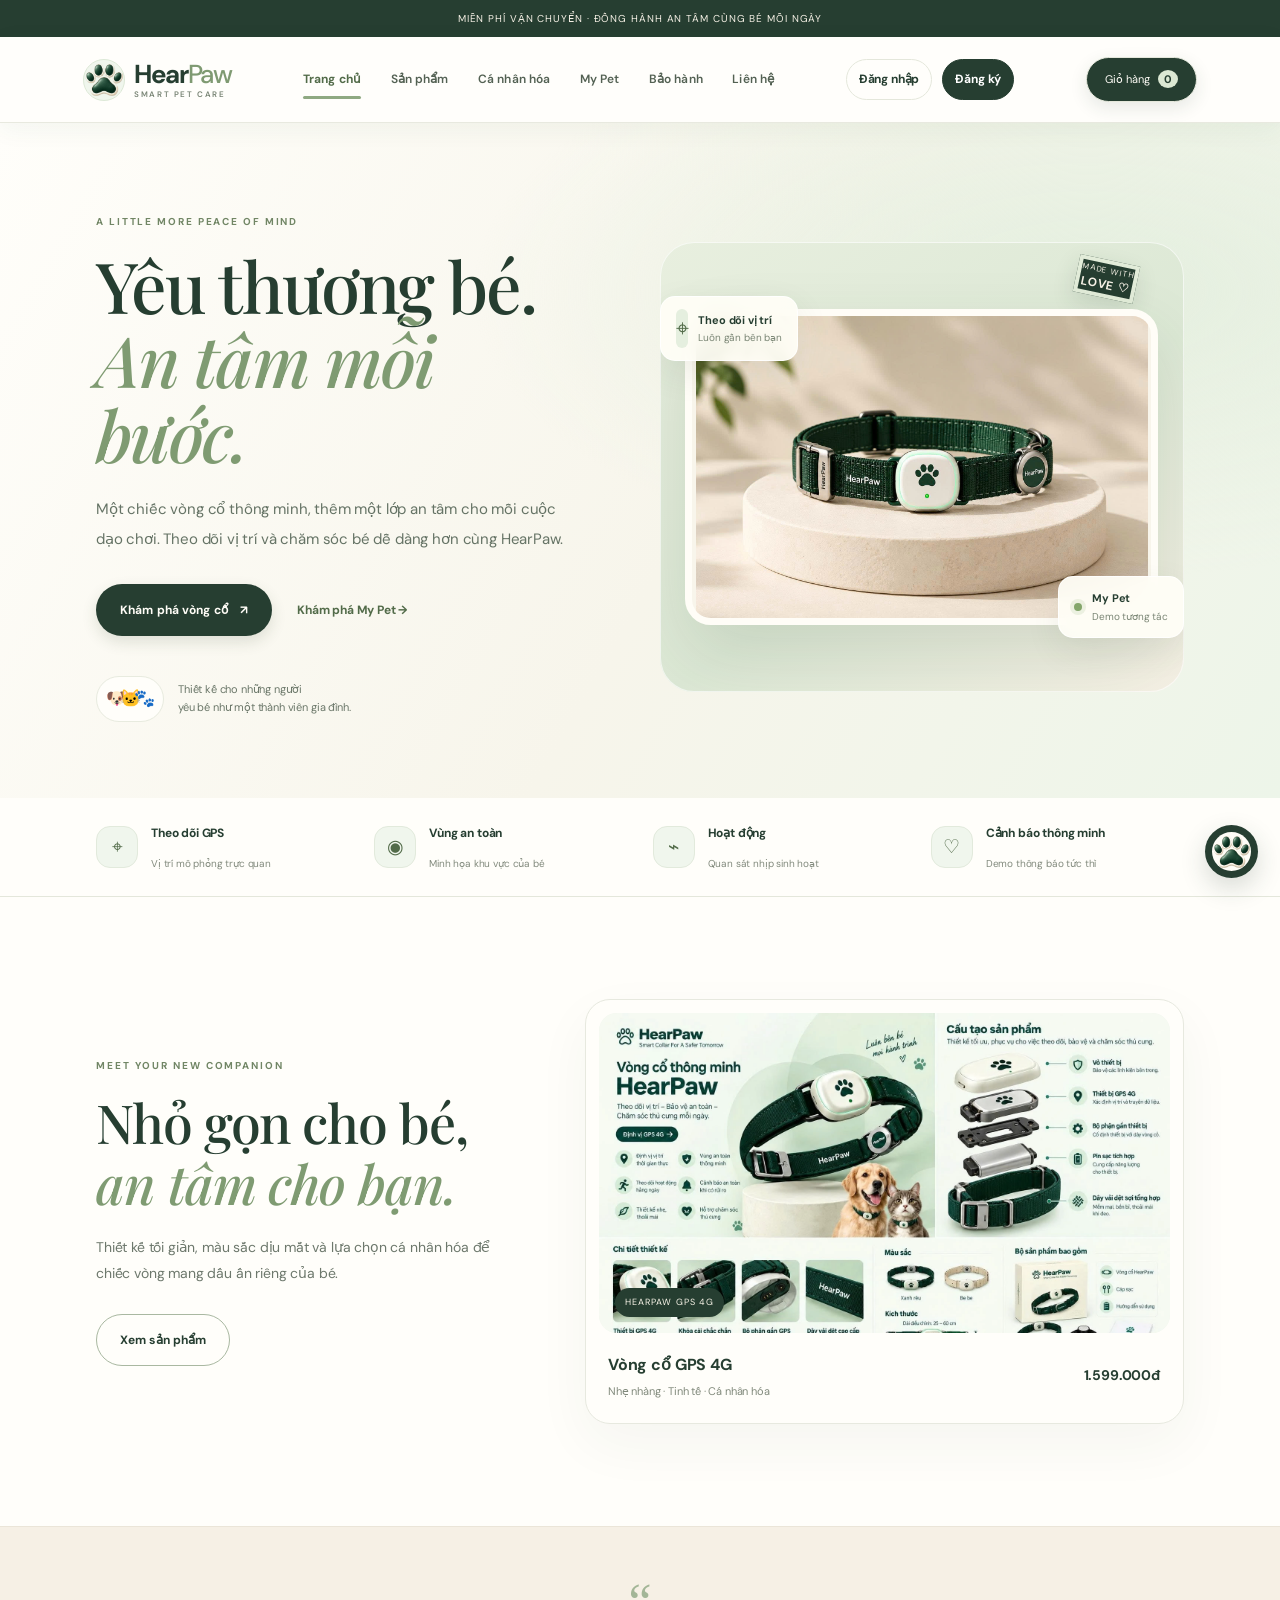
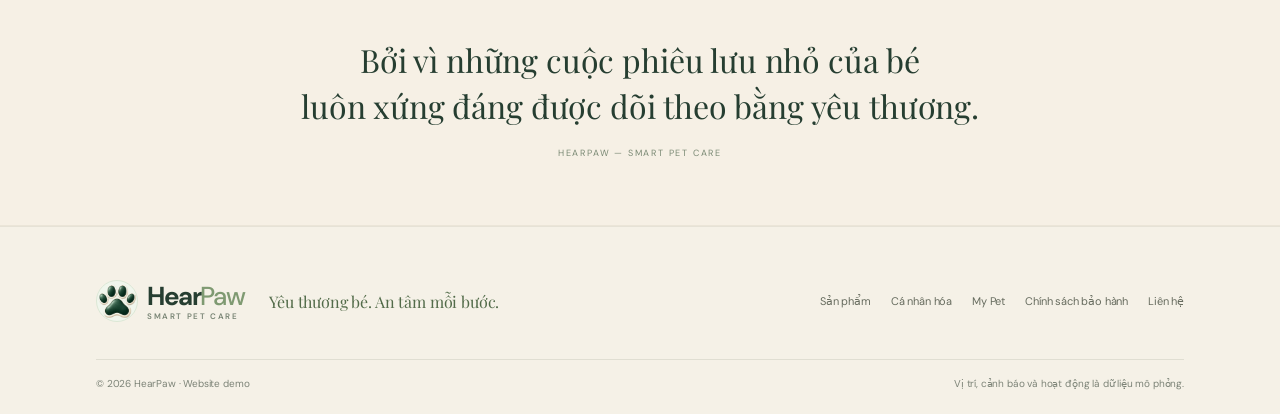
<file: index.html>
<!doctype html>
<html lang="vi">
<head>
  <meta charset="UTF-8" />
  <meta name="viewport" content="width=device-width, initial-scale=1.0" />
  <meta name="theme-color" content="#285743" />
  <meta name="description" content="HearPaw – vòng cổ GPS thông minh giúp bạn an tâm đồng hành cùng thú cưng." />
  <title>HearPaw | An tâm trong từng bước chân</title>
  <meta property="og:title" content="HearPaw | An tâm trong từng bước chân" />
  <meta property="og:description" content="Khám phá vòng cổ GPS HearPaw và trải nghiệm My Pet demo." />
  <meta name="color-scheme" content="light" />
  <link rel="preconnect" href="https://fonts.googleapis.com">
  <link rel="preconnect" href="https://fonts.gstatic.com" crossorigin>
  <link href="https://fonts.googleapis.com/css2?family=DM+Sans:wght@400;500;600;700&family=Playfair+Display:wght@500;600;700&display=swap" rel="stylesheet">
  <link rel="stylesheet" href="styles.css" />
</head>
<body>
  <div class="announcement">Miễn phí vận chuyển · Đồng hành an tâm cùng bé mỗi ngày</div>
  <header class="site-header">
    <a class="brand" href="#home" aria-label="HearPaw trang chủ"><span class="brand-mark"><img src="assets/paw-logo.png" alt="" /></span><span>Hear<span class="brand-light">Paw</span><small>SMART PET CARE</small></span></a>
    <button class="menu-toggle" id="menuToggle" aria-label="Mở menu">☰</button>
    <nav id="mainNav">
      <a href="#home" data-page="home">Trang chủ</a>
      <a href="#product" data-page="product">Sản phẩm</a>
      <a href="#personalize" data-page="personalize">Cá nhân hóa</a>
      <a href="#mypet" data-page="mypet">My Pet</a>
      <a href="#warranty" data-page="warranty">Bảo hành</a>
      <a href="#contact" data-page="contact">Liên hệ</a>
    </nav>
    <div class="header-auth" id="headerAuth">
      <a href="login.html?mode=login" class="auth-link">Đăng nhập</a>
      <a href="login.html?mode=register" class="auth-link auth-register">Đăng ký</a>
    </div>
    <button class="cart-button" id="cartOpen">Giỏ hàng <span id="cartCount">0</span></button>
  </header>

  <main>
    <section class="page active" id="home">
      <div class="hero">
        <div class="hero-copy">
          <p class="eyebrow">A LITTLE MORE PEACE OF MIND</p>
          <h1>Yêu thương bé.<br><em>An tâm mỗi bước.</em></h1>
          <p class="hero-text">Một chiếc vòng cổ thông minh, thêm một lớp an tâm cho mỗi cuộc dạo chơi. Theo dõi vị trí và chăm sóc bé dễ dàng hơn cùng HearPaw.</p>
          <div class="hero-actions"><a class="btn btn-dark" href="#product">Khám phá vòng cổ <span>↗</span></a><a class="text-link" href="#mypet">Khám phá My Pet →</a></div>
          <div class="hero-proof"><div class="avatars">🐶 🐱 🐾</div><span>Thiết kế cho những người<br>yêu bé như một thành viên gia đình.</span></div>
        </div>
        <div class="hero-art">
          <div class="art-orbit orbit-one"></div><div class="art-orbit orbit-two"></div>
          <div class="hero-blob"></div>
          <div class="product-visual product-visual-photo">
            <img class="hero-product-photo" src="assets/hearpaw-product.jpg" alt="Vòng cổ GPS HearPaw màu xanh rêu, thiết kế tối giản" width="690" height="345" fetchpriority="high" />
          </div>
          <div class="floating-note note-top"><span class="note-icon">⌖</span><div><b>Theo dõi vị trí</b><small>Luôn gần bên bạn</small></div></div>
          <div class="floating-note note-bottom"><span class="status-dot"></span><div><b>My Pet</b><small>Demo tương tác</small></div></div>
          <div class="hero-sticker">MADE WITH<br><b>LOVE ♡</b></div>
        </div>
      </div>
      <div class="feature-strip">
        <div><span class="feature-icon">⌖</span><b>Theo dõi GPS</b><small>Vị trí mô phỏng trực quan</small></div>
        <div><span class="feature-icon">◉</span><b>Vùng an toàn</b><small>Minh họa khu vực của bé</small></div>
        <div><span class="feature-icon">⌁</span><b>Hoạt động</b><small>Quan sát nhịp sinh hoạt</small></div>
        <div><span class="feature-icon">♡</span><b>Cảnh báo thông minh</b><small>Demo thông báo tức thì</small></div>
      </div>
      <section class="section product-teaser">
        <div class="section-heading"><p class="eyebrow">MEET YOUR NEW COMPANION</p><h2>Nhỏ gọn cho bé,<br><em>an tâm cho bạn.</em></h2><p>Thiết kế tối giản, màu sắc dịu mắt và lựa chọn cá nhân hóa để chiếc vòng mang dấu ấn riêng của bé.</p><a class="btn btn-outline" href="#product">Xem sản phẩm</a></div>
        <div class="teaser-card"><div class="teaser-photo teaser-photo-image"><img class="feature-infographic" src="assets/hearpaw-feature.webp" alt="Giới thiệu cấu tạo và thiết kế vòng cổ thông minh HearPaw" width="1536" height="1024" loading="lazy"/><span class="pill">HEARPAW GPS 4G</span></div><div class="teaser-meta"><div><h3>Vòng cổ GPS 4G</h3><p>Nhẹ nhàng · Tinh tế · Cá nhân hóa</p></div><b>1.599.000đ</b></div></div>
      </section>
      <section class="quote-band"><span>“</span><p>Bởi vì những cuộc phiêu lưu nhỏ của bé<br>luôn xứng đáng được dõi theo bằng yêu thương.</p><small>HEARPAW — SMART PET CARE</small></section>
    </section>

    <section class="page" id="product">
      <div class="page-intro"><p class="eyebrow">THE HEARPAW COLLAR</p><h1>Người bạn nhỏ<br><em>trên mọi hành trình.</em></h1><p>Vòng cổ GPS 4G HearPaw — thiết kế dành cho những người luôn muốn biết bé đang an toàn.</p></div>
      <div class="catalog-picker" aria-label="Danh mục sản phẩm HearPaw">
        <button class="catalog-type selected" data-product="collar1">Vòng cổ thông minh · Vải</button>
        <button class="catalog-type" data-product="collar2">Vòng cổ thông minh · Da</button>
        <button class="catalog-type" data-product="leash1">Dây dắt · Vải mềm</button>
        <button class="catalog-type" data-product="leash2">Dây dắt · Da mềm</button>
        <button class="catalog-type" data-product="tag1">Thẻ tên · Kiểu xương</button>
        <button class="catalog-type" data-product="tag2">Thẻ tên · Kiểu tròn</button>
      </div>
      <div class="product-layout">
        <div class="product-stage product-stage-image"><div class="stage-glow"></div><img id="productPreviewImage" class="product-preview-image" src="assets/collar1-main.webp" alt="Vòng cổ thông minh HearPaw màu xanh rêu"/><div class="stage-caption" id="productStageCaption">HEARPAW SMART COLLAR · FABRIC</div></div>
        <div class="product-info"><p class="eyebrow">DESIGNED FOR EVERYDAY LOVE</p><h2 id="productTitle">Vòng cổ thông minh - vải</h2><div class="price" id="productPrice">1.599.000đ <span>Miễn phí vận chuyển</span></div><p class="muted" id="productDescription">Vòng cổ thông minh với chất liệu vải mềm, nhiều màu sắc tinh tế và ba lựa chọn kích cỡ.</p>
          <h4>Chọn màu sắc</h4><div class="swatches product-swatches" id="productSwatches"></div><p class="selected-color">Màu đã chọn: <b id="selectedColorName">Xanh rêu</b></p><p class="stock-status" id="productStock" aria-live="polite">Còn hàng</p>
          <div id="productOptionsExtra"></div>
          <div class="product-actions"><button class="btn btn-dark" id="addProduct">Thêm vào giỏ · 1.599.000đ</button></div>
          <div class="product-assurances"><span>✓ Chọn màu và kích cỡ</span><span>✓ Demo mua hàng</span></div>
        </div>
      </div>
      <section class="product-gallery-callout" aria-label="Bảng màu vòng cổ HearPaw">
        <div class="product-gallery-copy">
          <p class="eyebrow">COLORS THAT FEEL LIKE YOU</p>
          <h2>Một màu sắc dành riêng cho bé.</h2>
          <p>Khám phá bảng màu của vòng cổ thông minh HearPaw, từ xanh rêu, be kem đến hồng pastel, lavender và đen.</p>
          <a class="text-link" href="#personalize">Tạo thiết kế riêng <span aria-hidden="true">→</span></a>
        </div>
        <img class="product-gallery-image" src="assets/hearpaw-colors.webp" alt="Bảng màu vòng cổ thông minh HearPaw" width="776" height="575" loading="lazy" />
      </section>
      <div class="benefit-grid"><article><span>⌖</span><h3>Theo dõi vị trí</h3><p>Giao diện bản đồ minh họa vị trí thú cưng, có thể thử thao tác tìm bé.</p></article><article><span>◎</span><h3>Vùng an toàn</h3><p>Thiết lập vùng an toàn demo và quan sát trạng thái trong giao diện My Pet.</p></article><article><span>♡</span><h3>Chăm sóc chủ động</h3><p>Xem hoạt động, hồ sơ và thông báo trên một giao diện thống nhất.</p></article></div>
    </section>

    <section class="page" id="personalize">
      <div class="page-intro"><p class="eyebrow">MADE JUST FOR YOUR PET</p><h1>Một chiếc vòng,<br><em>một dấu ấn riêng.</em></h1><p>Tùy chọn màu sắc và thông tin cá nhân hóa cho chiếc vòng cổ của bé.</p></div>
      <div class="personalize-layout">
      <div class="custom-preview custom-gallery">
 <div class="custom-gallery-slider">
  <div class="custom-gallery-track">
    <img src="assets/collar1-moss.webp"
         alt="Vòng cổ HearPaw màu xanh rêu">

    <img src="assets/hearpaw-feature.webp"
         alt="Vòng cổ HearPaw với thẻ tên cá nhân hóa">

    <img src="assets/hearpaw-colors.webp"
         alt="Bộ sưu tập thiết kế vòng cổ HearPaw">
  </div>
</div>

<div class="custom-gallery-dots">
  <span class="active"></span>
  <span></span>
  <span></span>
</div>

  <p class="eyebrow">HEARPAW CUSTOM COLLECTION</p>
  <h3 id="customPreviewName">Vòng cổ của bé</h3>
  <p class="muted">Khám phá màu sắc, họa tiết và kiểu thẻ tên dành riêng cho bé.</p>
</div>

<div class="custom-form">
        <div class="custom-form">
          <label for="petName">Tên thú cưng</label><input id="petName" type="text" maxlength="24" placeholder="Ví dụ: Milo" />
          <label>Chọn màu dây</label><div class="swatches" id="customSwatches">
            <button class="swatch selected" data-color="#42684A" data-name="Xanh rêu" style="--swatch:#42684A" aria-label="Xanh rêu"></button><button class="swatch" data-color="#F5F0E6" data-name="Be kem" style="--swatch:#F5F0E6" aria-label="Be kem"></button><button class="swatch" data-color="#F3C3CD" data-name="Hồng pastel" style="--swatch:#F3C3CD" aria-label="Hồng pastel"></button><button class="swatch" data-color="#C7B5E2" data-name="Tím lavender" style="--swatch:#C7B5E2" aria-label="Tím lavender"></button><button class="swatch" data-color="#1D1D1B" data-name="Đen" style="--swatch:#1D1D1B" aria-label="Đen"></button><button
  type="button"
  class="swatch"
  data-name="Xanh navy"
  data-color="#1B2A4A"
  style="--swatch: #1B2A4A"
  aria-label="Xanh navy"
  title="Xanh navy">
</button>
          </div>

         <label>Vị trí khắc tên</label>
<div class="custom-choice-grid engraving-options">
  <label class="custom-choice">
    <input type="radio" name="engravingLocation" value="Khắc lên vòng" checked>
    <span>Khắc lên vòng cổ</span>
    <small>Không cần mua thẻ tên</small>
  </label>

  <label class="custom-choice">
    <input type="radio" name="engravingLocation" value="Khắc lên thẻ">
    <span>Khắc lên thẻ</span>
    <small>Cần mua thêm thẻ tên (+69.000đ)</small>
  </label>
</div>

<label>Chọn kiểu thẻ khắc tên</label>
<div class="custom-choice-grid">
  <label class="custom-choice">
    <input type="radio" name="tagShape" value="Hình xương" checked>
    <span>Thẻ hình xương</span>
  </label>

  <label class="custom-choice">
    <input type="radio" name="tagShape" value="Hình tròn">
    <span>Thẻ hình tròn</span>
  </label>
</div>
          <label>Chọn họa tiết dây</label><div class="pattern-options"><label class="pattern-choice"><input type="radio" name="collarPattern" value="Xương cá" checked><img src="assets/pattern-fishbone.png" alt="Họa tiết xương cá"><span>Xương cá</span></label><label class="pattern-choice"><input type="radio" name="collarPattern" value="Hình xương"><img src="assets/pattern-bone.png" alt="Họa tiết hình xương"><span>Hình xương</span></label><label class="pattern-choice"><input type="radio" name="collarPattern" value="Cổ điển"><img src="assets/pattern-classic.png" alt="Họa tiết cổ điển"><span>Cổ điển</span></label></div><label class="pattern-choice pattern-other"><input type="radio" name="collarPattern" value="Khác - thiết kế theo yêu cầu"><span>Khác – thiết kế theo yêu cầu</span></label><div id="customPatternDetails" hidden><label for="patternDescription">Mô tả họa tiết mong muốn</label><textarea id="patternDescription" rows="3" maxlength="500" placeholder="Mô tả màu sắc, hình ảnh hoặc ý tưởng..."></textarea><label for="patternReference">Tải lên ảnh mẫu tham khảo (tùy chọn)</label><input id="patternReference" type="file" accept=".png,.jpg,.jpeg,image/png,image/jpeg"><small>Định dạng PNG, JPG (tối đa 5MB).</small></div><p class="fine-print" id="tagRequirement">Đang chọn khắc lên vòng cổ — không cần mua thẻ tên.</p>
          <label for="customSize">Kích cỡ vòng cổ</label><select id="customSize"><option value="S">S — 25–35 cm</option><option value="M" selected>M — 35–48 cm</option><option value="L">L — 48–65 cm</option></select>
          <div class="price-breakdown"><div><span>Vòng cổ GPS 4G tiêu chuẩn</span><b>1.599.000đ</b></div><div><span>Cá nhân hóa dây đeo nâng cao</span><b>149.000đ</b></div><div id="tagPriceRow" hidden><span>Thẻ tên cá nhân hóa</span><b>69.000đ</b></div><div><span>Vận chuyển</span><b class="green">Miễn phí</b></div><hr><div class="total"><span>Tổng cộng</span><b id="customTotal">1.748.000đ</b></div></div><label for="engraving">Nội dung ghi chú</label><input id="engraving" type="text" maxlength="300" placeholder="Ghi chú thêm cho đơn hàng (nếu có)" />
          <button class="btn btn-dark full-width" id="addCustom">Thêm thiết kế cá nhân hóa vào giỏ</button><p class="fine-print">Đây là website demo. Thông tin tùy chọn chỉ được lưu trong phiên trình duyệt hiện tại.</p>
        </div>
      </div>
    </section>

    <section class="page" id="mypet">
      <div class="dashboard-header"><div><p class="eyebrow">HEARPAW COMPANION</p><h1>My Pet <em>Dashboard</em></h1><p class="muted">Không gian theo dõi và chăm sóc bé trong một giao diện.</p><p class="app-promo"><strong>Miễn phí ứng dụng trong 30 ngày đầu kể từ khi kích hoạt thành công</strong> · Ưu đãi dành cho người dùng HearPaw. <b>79.000đ/tháng từ tháng tiếp theo.</b> Chức năng GPS trực tuyến cần thiết bị và kết nối tương thích. Gói thuê bao là dịch vụ dự kiến, không phải Demo miễn phí.</p></div><span class="demo-label"><span class="status-dot"></span> Chế độ demo</span></div>
      <div class="dashboard-shell">
        <aside class="dash-sidebar"><div class="pet-switcher"><div class="pet-avatar"><img src="assets/milo.jpg" alt="Milo, Golden Retriever" /></div><div><b id="activePetName">Milo</b><small>Golden Retriever</small></div><span>⌄</span></div><div class="dash-menu">
          <button class="dash-link active" data-tab="overview">▦ <span>Tổng quan</span></button><button class="dash-link" data-tab="pets">♡ <span>Thú cưng</span></button><button class="dash-link" data-tab="location">⌖ <span>Theo dõi vị trí</span></button><button class="dash-link" data-tab="safezone">◎ <span>Vùng an toàn</span></button><button class="dash-link" data-tab="activity">⌁ <span>Hoạt động</span></button><button class="dash-link" data-tab="alerts">♧ <span>Thông báo</span><b class="alert-count">2</b></button><button class="dash-link" data-tab="settings">⚙ <span>Cài đặt</span></button>
        </div><div class="sidebar-note"><span>✦</span><b>Yêu thương bé,<br>an tâm mỗi ngày.</b><small>HearPaw Smart Pet Care</small></div></aside>
        <div class="dash-content">
          <section class="dash-panel active" id="panel-overview"><div class="panel-heading"><div><h2>Chào bạn, hôm nay bé thế nào?</h2><p>Thứ Sáu · Một ngày thật vui cùng bé.</p></div><button class="small-button" id="refreshDemo">↻ Làm mới demo</button></div>
            <div class="stat-grid"><article class="stat-card"><span class="stat-symbol">⌖</span><small>Trạng thái vị trí</small><b class="stat-value green-text">Trong vùng an toàn</b><span class="stat-foot">Cập nhật mô phỏng vừa xong</span></article><article class="stat-card"><span class="stat-symbol">⌁</span><small>Hoạt động hôm nay</small><b class="stat-value">6.842 <em>bước</em></b><span class="stat-foot">72% mục tiêu hằng ngày</span></article><article class="stat-card"><span class="stat-symbol">♡</span><small>Thời gian nghỉ</small><b class="stat-value">8,5 <em>giờ</em></b><span class="stat-foot">Nhịp sinh hoạt mô phỏng</span></article><article class="stat-card battery-stat"><span class="stat-symbol">▰</span><small>Pin thiết bị</small><b class="stat-value green-text">86%</b><div class="battery-meter" role="img" aria-label="Pin thiết bị demo 86%"><span style="width:86%"></span></div><span class="stat-foot">Dữ liệu pin mô phỏng · HearPaw GPS</span></article></div>
            <div class="dash-two-col"><article class="dash-card map-card"><div class="card-heading"><div><h3>Vị trí của Milo</h3><p>Vị trí minh họa — không phải GPS thật</p></div><button class="inline-link" data-goto="location">Xem bản đồ →</button></div><div class="map-illustration"><div class="map-road road-a"></div><div class="map-road road-b"></div><div class="map-road road-c"></div><div class="map-park"></div><div class="safe-circle"></div><div class="map-paw">🐾</div><span class="map-label">Vùng an toàn</span><span class="map-place place-a">Công viên nhỏ</span><span class="map-place place-b">Khu dân cư</span></div><div class="map-legend"><span><i class="legend-circle"></i> Vùng an toàn</span><span><i class="legend-paw">🐾</i> Vị trí mô phỏng</span></div></article>
              <article class="dash-card"><div class="card-heading"><div><h3>Hoạt động tuần này</h3><p>Ước tính trong chế độ demo</p></div><button class="inline-link" data-goto="activity">Chi tiết →</button></div><div class="bar-chart" aria-label="Biểu đồ hoạt động"><div><i style="height:48%"></i><small>T2</small></div><div><i style="height:65%"></i><small>T3</small></div><div><i style="height:57%"></i><small>T4</small></div><div><i style="height:82%"></i><small>T5</small></div><div><i style="height:72%"></i><small>T6</small></div><div><i style="height:42%"></i><small>T7</small></div><div><i style="height:60%"></i><small>CN</small></div></div><div class="chart-summary"><b>6.842 bước</b><span>+8% so với hôm qua</span></div></article></div>
            <article class="dash-card alert-preview"><div class="card-heading"><div><h3>Thông báo gần đây</h3><p>Các hoạt động được mô phỏng trong demo</p></div><button class="inline-link" data-goto="alerts">Xem tất cả →</button></div><div class="notification-row"><span class="notif-icon notif-green">◎</span><div><b>Milo đang trong vùng an toàn</b><small>Hôm nay, 09:42</small></div><span class="tag tag-green">An toàn</span></div><div class="notification-row"><span class="notif-icon notif-yellow">⌁</span><div><b>Đến giờ vận động nhẹ</b><small>Hôm nay, 08:30</small></div><span class="tag">Nhắc nhở</span></div></article>
          </section>
          <section class="dash-panel" id="panel-pets"><div class="panel-heading"><div><h2>Hồ sơ thú cưng</h2><p>Thông tin mẫu có thể chỉnh sửa trong bản demo.</p></div></div><div class="pet-profile-card"><div class="profile-pet-emoji"><img src="assets/milo.jpg" alt="Milo, Golden Retriever" /></div><div class="profile-fields"><label>Tên bé<input id="profileName" value="Milo"></label><label>Giống<input id="profileBreed" value="Golden Retriever"></label><label>Cân nặng<input id="profileWeight" value="12,4 kg"></label><label>Ngày sinh<input id="profileBirthday" type="date" value="2023-05-12"></label><label class="wide-field">Ghi chú tiêm chủng<input id="profileVaccines" value="Đã tiêm phòng định kỳ (dữ liệu mẫu)"></label><button class="btn btn-dark" id="saveProfile">Lưu hồ sơ demo</button><p id="profileSaved" class="form-status" aria-live="polite"></p></div></div></section>
          <section class="dash-panel" id="panel-location"><div class="panel-heading"><div><h2>Theo dõi vị trí</h2><p>Bản đồ minh họa để trình diễn thao tác, không kết nối GPS thật.</p></div><button class="small-button" id="findPet">⌖ Tìm bé</button></div><div class="large-map map-illustration"><div class="map-road road-a"></div><div class="map-road road-b"></div><div class="map-road road-c"></div><div class="map-park"></div><div class="safe-circle"></div><div class="map-paw">🐾</div><span class="map-label">Vùng an toàn</span><span class="map-place place-a">Công viên nhỏ</span><span class="map-place place-b">Khu dân cư</span><div class="map-toast" id="mapToast">Bé đang ở trong vùng an toàn (mô phỏng).</div></div><div class="map-legend"><span><i class="legend-circle"></i> Vòng tròn xanh = Vùng an toàn</span><span><i class="legend-paw">🐾</i> Dấu chân = Vị trí thú cưng (mô phỏng)</span></div><div class="history-list"><h3>Lịch sử vị trí demo</h3><div><span>09:42</span><b>Trong vùng an toàn</b><small>Vị trí minh họa</small></div><div><span>08:15</span><b>Đi dạo trong công viên</b><small>Vị trí minh họa</small></div><div><span>07:30</span><b>Rời nhà cùng chủ</b><small>Vị trí minh họa</small></div></div></section>
          <section class="dash-panel" id="panel-safezone"><div class="panel-heading"><div><h2>Vùng an toàn</h2><p>Thử cấu hình vùng an toàn trong giao diện demo.</p></div><span class="tag tag-green" id="zoneStatus">Đang bật</span></div><div class="safezone-layout"><div class="dash-card zone-map map-illustration"><div class="map-road road-a"></div><div class="map-road road-b"></div><div class="map-road road-c"></div><div class="map-park"></div><div class="safe-circle" id="zoneCircle"></div><div class="map-paw">🐾</div><span class="map-label">Vùng an toàn</span></div><div class="dash-card zone-controls"><div class="setting-row"><div><b>Bật vùng an toàn</b><small>Minh họa trạng thái vùng</small></div><label class="switch"><input type="checkbox" id="zoneToggle" checked><span></span></label></div><label class="range-label" for="zoneRadius">Bán kính minh họa <b id="radiusValue">300 m</b></label><input type="range" id="zoneRadius" min="100" max="1000" step="50" value="300"><div class="range-ends"><span>100 m</span><span>1.000 m</span></div><button class="btn btn-dark full-width" id="testAlert">Thử gửi cảnh báo</button><button class="btn btn-outline full-width" id="resetZone">Khôi phục mặc định</button><p class="fine-print">Đây là mô phỏng giao diện; không gửi cảnh báo thật và không cấu hình hàng rào địa lý thực tế.</p><p id="zoneMessage" class="form-status" aria-live="polite"></p></div></div></section>
          <section class="dash-panel" id="panel-activity"><div class="panel-heading"><div><h2>Hoạt động của bé</h2><p>Dữ liệu ước tính minh họa, không phải dữ liệu cảm biến thực.</p></div><select id="activityPeriod" class="period-select"><option value="today">Hôm nay</option><option value="week" selected>7 ngày qua</option><option value="month">30 ngày qua</option></select></div><div class="stat-grid"><article class="stat-card"><span class="stat-symbol">⌁</span><small>Số bước ước tính</small><b class="stat-value" id="stepStat">6.842</b><span class="stat-foot">Mục tiêu demo: 9.500 bước</span></article><article class="stat-card"><span class="stat-symbol">☼</span><small>Thời gian hoạt động</small><b class="stat-value" id="activeStat">2,3 <em>giờ</em></b><span class="stat-foot">Đi dạo và vui chơi</span></article><article class="stat-card"><span class="stat-symbol">☾</span><small>Thời gian nghỉ</small><b class="stat-value">8,5 <em>giờ</em></b><span class="stat-foot">Thời gian nghỉ ước tính</span></article></div><article class="dash-card activity-chart-card"><div class="card-heading"><div><h3>Mức độ hoạt động</h3><p>Biểu đồ minh họa theo thời gian</p></div></div><div class="bar-chart big-chart"><div><i style="height:48%"></i><small>T2</small></div><div><i style="height:65%"></i><small>T3</small></div><div><i style="height:57%"></i><small>T4</small></div><div><i style="height:82%"></i><small>T5</small></div><div><i style="height:72%"></i><small>T6</small></div><div><i style="height:42%"></i><small>T7</small></div><div><i style="height:60%"></i><small>CN</small></div></div></article></section>
          <section class="dash-panel" id="panel-alerts"><div class="panel-heading"><div><h2>Thông báo</h2><p>Thông báo mẫu cho trải nghiệm demo.</p></div><button class="small-button" id="markRead">Đánh dấu đã đọc</button></div><div class="dash-card alerts-list" id="alertsList"><div class="notification-row"><span class="notif-icon notif-green">◎</span><div><b>Milo đang trong vùng an toàn</b><small>Hôm nay, 09:42 · Vị trí mô phỏng</small></div><span class="tag tag-green">An toàn</span></div><div class="notification-row"><span class="notif-icon notif-yellow">⌁</span><div><b>Đến giờ vận động nhẹ</b><small>Hôm nay, 08:30 · Nhắc nhở mẫu</small></div><span class="tag">Nhắc nhở</span></div><div class="notification-row"><span class="notif-icon notif-red">!</span><div><b>Ví dụ cảnh báo ra khỏi vùng</b><small>Mẫu minh họa để thử giao diện</small></div><span class="tag tag-red">Demo</span></div></div></section>
          <section class="dash-panel" id="panel-settings"><div class="panel-heading"><div><h2>Cài đặt</h2><p>Tùy chỉnh một số lựa chọn hiển thị demo.</p></div></div><div class="dash-card settings-card"><div class="setting-row"><div><b>Thông báo vùng an toàn</b><small>Hiển thị trạng thái cảnh báo trong demo</small></div><label class="switch"><input type="checkbox" checked><span></span></label></div><div class="setting-row"><div><b>Nhắc nhở hoạt động</b><small>Minh họa nhắc bé vận động</small></div><label class="switch"><input type="checkbox" checked><span></span></label></div><div class="setting-row"><div><b>Chế độ demo</b><small>Không kết nối vòng cổ GPS thật</small></div><label class="switch"><input type="checkbox" checked disabled><span></span></label></div><button class="btn btn-outline" id="resetDemo">Đặt lại dữ liệu demo</button></div></section>
        </div>
      </div>
    </section>

    <section class="page policy-section" id="warranty"><div class="section-heading"><p class="eyebrow">HEARPAW CARE</p><h2>Chính sách bảo hành & hỗ trợ</h2></div><div class="policy-grid"><article><h3>Bảo hành GPS</h3><p>12 tháng đối với lỗi kỹ thuật thuộc phạm vi bảo hành.</p></article><article><h3>Hỗ trợ đổi sản phẩm lỗi</h3><p>Hỗ trợ đổi trong vòng 7 ngày khi đáp ứng điều kiện xác minh lỗi.</p></article><article><h3>Đổi kích thước dây tiêu chuẩn</h3><p>Trong vòng 7 ngày nếu sản phẩm đáp ứng điều kiện đổi.</p></article><article><h3>Sản phẩm cá nhân hóa</h3><p>Xử lý theo chính sách hàng đặt riêng, vẫn bảo đảm giải quyết trường hợp lỗi hoặc sai thiết kế.</p></article><article><h3>Hỗ trợ GPS / MyPet</h3><p>Hỗ trợ ứng dụng: cài đặt, kết nối thiết bị, quản lý tài khoản và sử dụng chức năng. Hỗ trợ thuê bao: đăng ký, gia hạn, thời hạn sử dụng và sự cố dịch vụ.</p><a href="#contact">Liên hệ khi gặp sự cố →</a></article></div></section><section class="page" id="contact"><div class="page-intro"><p class="eyebrow">WE'RE HERE FOR YOU</p><h1>Kết nối cùng<br><em>HearPaw.</em></h1><p>Bạn có câu hỏi về sản phẩm hoặc muốn chia sẻ điều gì với chúng mình? Hãy để lại lời nhắn.</p></div><div class="contact-layout"><div class="contact-info"><h2>Chăm sóc bắt đầu từ lắng nghe.</h2><p>HearPaw — đồng hành cùng những người yêu thú cưng.</p><div class="contact-item"><span>✉</span><div><b>Email</b><p>hello@hearpaw.demo</p></div></div><div class="contact-item"><span>♡</span><div><b>Hỗ trợ</b><p>Phản hồi trong giờ làm việc (demo)</p></div></div></div><form id="contactForm" class="contact-form"><label for="contactName">Tên của bạn</label><input id="contactName" required placeholder="Nhập tên của bạn"><label for="contactEmail">Email</label><input id="contactEmail" type="email" required placeholder="you@example.com"><label for="contactMessage">Lời nhắn</label><textarea id="contactMessage" rows="4" required placeholder="Bạn muốn chia sẻ điều gì?"></textarea><button class="btn btn-dark" type="submit">Gửi lời nhắn</button><p id="contactStatus" class="form-status" aria-live="polite"></p><small class="fine-print">Biểu mẫu demo, không gửi dữ liệu tới máy chủ.</small></form></div></section>
  </main>

  <footer class="site-footer"><div class="footer-main"><a class="brand footer-brand" href="#home"><span class="brand-mark"><img src="assets/paw-logo.png" alt="" /></span><span>Hear<span class="brand-light">Paw</span><small>SMART PET CARE</small></span></a><p>Yêu thương bé. An tâm mỗi bước.</p><div class="footer-links"><a href="#product">Sản phẩm</a><a href="#personalize">Cá nhân hóa</a><a href="#mypet">My Pet</a><a href="#warranty">Chính sách bảo hành</a><a href="#contact">Liên hệ</a></div></div><div class="footer-bottom"><span>© 2026 HearPaw · Website demo</span><span>Vị trí, cảnh báo và hoạt động là dữ liệu mô phỏng.</span></div></footer>

  <div class="chat-widget"><button id="chatToggle" class="chat-fab" aria-label="Mở trợ lý HearPaw"><img src="assets/paw-logo.png" alt="HearPaw" /></button><div class="chat-panel" id="chatPanel"><div class="chat-head"><img src="assets/paw-logo.png" alt="Logo HearPaw" /><div class="chat-brand"><b>HearPaw Assistant</b><small>Trợ lý chăm sóc thú cưng</small></div><button id="chatClose" aria-label="Đóng">×</button></div><div class="chat-messages" id="chatMessages"><div class="bot-message">Xin chào! 🐾 Mình có thể giúp bạn đo vòng cổ, sử dụng app My Pet, tìm hiểu sản phẩm và cách thanh toán. Bạn cần hỗ trợ gì?</div></div><div class="chat-topic-label">Chủ đề phổ biến</div><div class="chat-quick"><button data-chat="Cách đo vòng cổ">📏 Cách đo vòng cổ</button><button data-chat="Cách sử dụng app My Pet">📱 App My Pet</button><button data-chat="Sản phẩm và giá">🛍️ Sản phẩm và giá</button><button data-chat="Phương thức thanh toán">💳 Thanh toán</button><button data-chat="Liên hệ hỗ trợ">💬 Hỗ trợ</button></div><form id="chatForm"><input id="chatInput" placeholder="Nhập câu hỏi..." aria-label="Nhập câu hỏi"><button type="submit" aria-label="Gửi tin nhắn">➤</button></form></div></div>

  <div class="modal-backdrop" id="cartModal" aria-hidden="true"><div class="cart-modal"><div class="modal-heading"><div><p class="eyebrow">YOUR BAG</p><h2>Giỏ hàng</h2></div><button id="cartClose" class="close-button" aria-label="Đóng giỏ hàng">×</button></div><div id="cartItems" class="cart-items"><p class="empty-cart">Giỏ hàng đang trống. Thêm một chiếc vòng cho bé nhé! 🐾</p></div><div class="cart-total"><span>Tạm tính</span><b id="cartTotal">0đ</b></div><div id="cartShipping" class="cart-shipping"></div><button id="checkoutButton" class="btn btn-dark full-width">Tiếp tục đặt hàng</button><section id="paymentSection" class="payment-section" hidden><div id="shippingInfoSection"><h3>Thông tin nhận hàng</h3><label for="customerName">Tên khách hàng</label><input id="customerName" autocomplete="name" required placeholder="Họ và tên người nhận"><label for="customerAddress">Địa chỉ nhận hàng</label><textarea id="customerAddress" autocomplete="street-address" required rows="2" placeholder="Số nhà, đường, phường/xã, quận/huyện, tỉnh/thành"></textarea><label for="customerPhone">Số điện thoại</label><input id="customerPhone" autocomplete="tel" inputmode="tel" required pattern="[0-9+ ()-]{9,16}" placeholder="Số điện thoại liên hệ"></div><h3>Chọn phương thức thanh toán</h3><label class="payment-option"><input type="radio" name="paymentMethod" value="momo" checked><span class="payment-icon momo-icon">M</span><span><b>Ví MoMo</b><small>Thanh toán qua ví điện tử (demo)</small></span></label><label class="payment-option"><input type="radio" name="paymentMethod" value="bankqr"><span class="payment-icon qr-icon">▦</span><span><b>Quét mã QR ngân hàng</b><small>QR tạo theo tổng tiền và mã đơn hàng</small></span></label><div id="paymentDetails" class="payment-details" hidden>
  <div class="bankqr-image-wrap"><img id="bankQrImage" alt="QR chuyển khoản BIDV theo đơn hàng" /></div>
  <div class="bankqr-info">
    <b>Chuyển khoản BIDV</b>
    <p>Người nhận: TRAN THI THU HUYEN</p>
    <p>Số tài khoản: <strong>8813737570</strong></p>
    <p>Số tiền: <strong id="bankQrAmount">0đ</strong></p>
    <p>Nội dung: <strong id="bankQrMemo">HEARPAW</strong></p>
    <small>Mở ứng dụng ngân hàng, quét mã và kiểm tra đúng người nhận, số tiền trước khi chuyển.</small>
  </div>
</div><label class="payment-option"><input type="radio" name="paymentMethod" value="cod"><span class="payment-icon cod-icon">₫</span><span><b>Thanh toán khi nhận hàng</b><small>Phương thức mô phỏng</small></span></label><button id="confirmPayment" class="btn btn-dark full-width" type="button">Xác nhận đặt hàng demo</button></section><p id="checkoutMessage" class="form-status" aria-live="polite"></p><small class="fine-print">QR ngân hàng được tạo theo số tiền đơn hàng. Website chưa tự động xác minh tiền đã vào tài khoản; đơn hàng chỉ được xác nhận sau khi kiểm tra giao dịch.</small></div></div>
  <script src="script.js"></script>
</body>
</html>
</file>
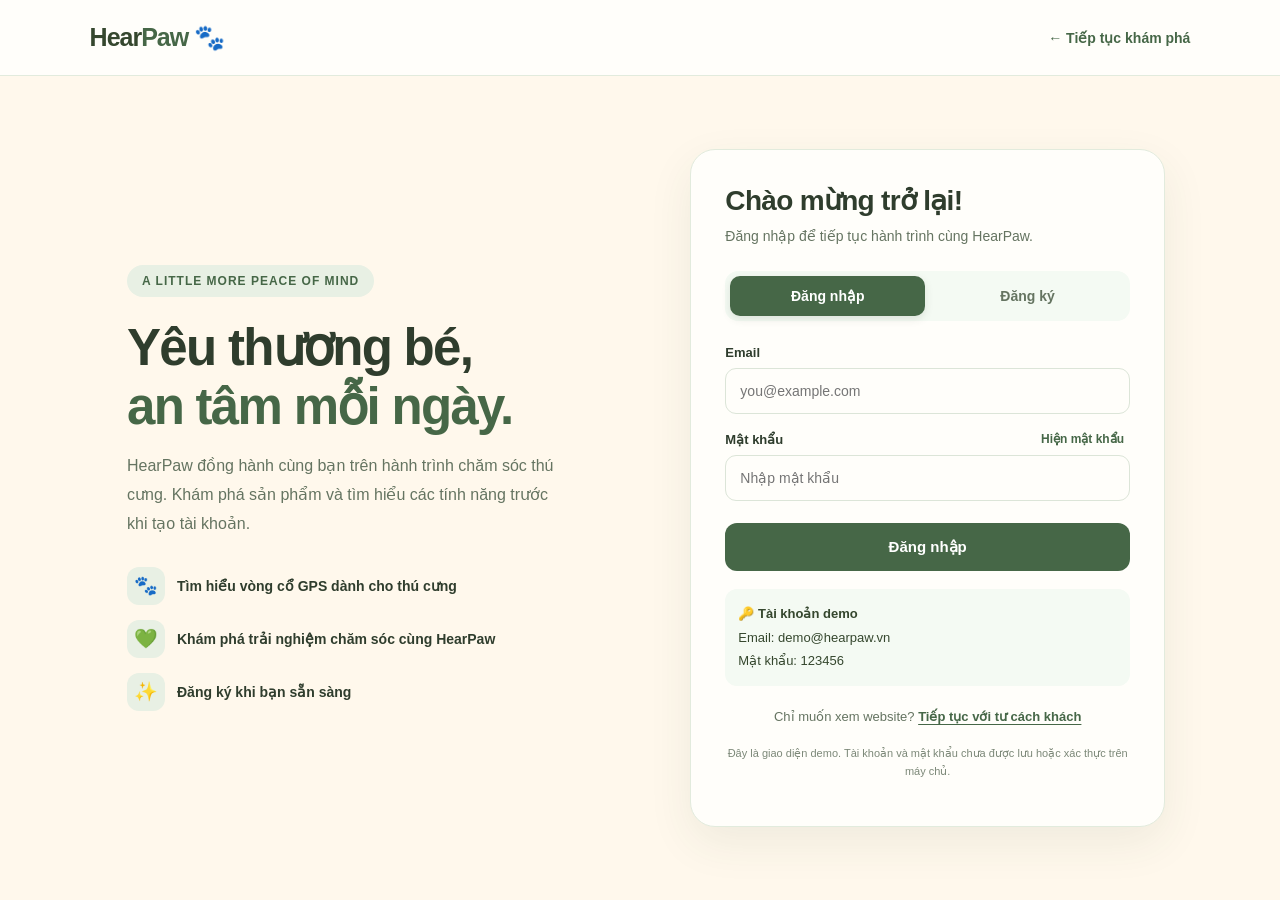
<file: login.html>
<!DOCTYPE html>
<html lang="vi">
<head>
  <meta charset="UTF-8">
  <meta name="viewport" content="width=device-width, initial-scale=1.0">
  <title>Đăng nhập | HearPaw</title>
  <meta name="description" content="Đăng nhập hoặc tạo tài khoản HearPaw để đồng hành cùng thú cưng.">

  <style>
    :root {
      --moss: #466747;
      --deep: #35472E;
      --cream: #FFF8EC;
      --white: #FFFEFA;
      --ink: #2F3D2D;
      --muted: #657461;
      --line: #E2EBDD;
      --pink: #F3C3CD;
      --mint: #F4FAF3;
    }

    * { box-sizing: border-box; }

    body {
      margin: 0;
      min-height: 100vh;
      font-family: Arial, Helvetica, sans-serif;
      background: var(--cream);
      color: var(--ink);
    }

    a { color: inherit; text-decoration: none; }

    .navbar {
      height: 76px;
      display: flex;
      align-items: center;
      justify-content: space-between;
      padding: 0 7%;
      background: var(--white);
      border-bottom: 1px solid var(--line);
    }

    .brand {
      font-size: 25px;
      font-weight: 800;
      letter-spacing: -1px;
      color: var(--deep);
    }

    .brand span { color: var(--moss); }

    .back-link {
      font-size: 14px;
      color: var(--moss);
      font-weight: 700;
    }

    .layout {
      width: min(1050px, 92%);
      min-height: calc(100vh - 76px);
      margin: auto;
      padding: 48px 0;
      display: grid;
      grid-template-columns: 1fr 0.9fr;
      gap: 48px;
      align-items: center;
    }

    .intro { padding: 12px; }

    .eyebrow {
      display: inline-block;
      background: #E8F0E4;
      color: var(--moss);
      border-radius: 30px;
      padding: 9px 15px;
      font-size: 12px;
      font-weight: 700;
      letter-spacing: 1px;
    }

    .intro h1 {
      font-size: clamp(34px, 4vw, 51px);
      line-height: 1.15;
      letter-spacing: -1.7px;
      margin: 22px 0 16px;
    }

    .intro h1 span { color: var(--moss); }

    .intro p {
      color: var(--muted);
      font-size: 16px;
      line-height: 1.8;
      max-width: 430px;
    }

    .benefits {
      margin-top: 28px;
      display: grid;
      gap: 15px;
    }

    .benefit {
      display: flex;
      gap: 12px;
      align-items: center;
      font-size: 14px;
      font-weight: 600;
    }

    .benefit-icon {
      width: 38px;
      height: 38px;
      border-radius: 12px;
      display: grid;
      place-items: center;
      background: #E8F0E4;
      font-size: 19px;
      flex-shrink: 0;
    }

    .auth-card {
      background: var(--white);
      padding: 34px;
      border: 1px solid var(--line);
      border-radius: 25px;
      box-shadow: 0 16px 45px rgba(53, 71, 46, 0.08);
    }

    .auth-card h2 {
      margin: 0 0 8px;
      font-size: 28px;
      letter-spacing: -0.7px;
    }

    .subtitle {
      margin: 0 0 24px;
      color: var(--muted);
      font-size: 14px;
      line-height: 1.6;
    }

    .tabs {
      display: grid;
      grid-template-columns: 1fr 1fr;
      gap: 5px;
      padding: 5px;
      border-radius: 13px;
      background: var(--mint);
      margin-bottom: 24px;
    }

    .tab {
      border: 0;
      border-radius: 10px;
      padding: 12px 8px;
      font-weight: 700;
      font-size: 14px;
      color: var(--muted);
      background: transparent;
      cursor: pointer;
    }

    .tab.active {
      background: var(--moss);
      color: white;
      box-shadow: 0 3px 9px #35472e20;
    }

    .field { margin-bottom: 17px; }

    label {
      display: block;
      margin-bottom: 8px;
      font-size: 13px;
      font-weight: 700;
    }

    input {
      width: 100%;
      padding: 14px;
      border: 1px solid #DCE5D8;
      border-radius: 11px;
      outline: none;
      background: #FFFEFA;
      color: var(--ink);
      font-size: 14px;
    }

    input:focus {
      border-color: var(--moss);
      box-shadow: 0 0 0 3px #46674718;
    }

    .password-row {
      display: flex;
      justify-content: space-between;
      align-items: center;
    }

    .password-row button {
      border: 0;
      background: transparent;
      color: var(--moss);
      font-size: 12px;
      cursor: pointer;
      font-weight: 700;
      margin-bottom: 8px;
    }

    .primary-btn {
      width: 100%;
      border: 0;
      border-radius: 12px;
      padding: 15px;
      background: var(--moss);
      color: white;
      font-size: 15px;
      font-weight: 700;
      cursor: pointer;
      transition: background .2s, transform .2s;
      margin-top: 5px;
    }

    .primary-btn:hover {
      background: var(--deep);
      transform: translateY(-1px);
    }

    .message {
      display: none;
      padding: 12px;
      margin-top: 15px;
      border-radius: 10px;
      background: #E8F0E4;
      color: var(--deep);
      font-size: 13px;
      line-height: 1.6;
    }

    .message.show { display: block; }

    .guest {
      margin-top: 23px;
      text-align: center;
      font-size: 13px;
      color: var(--muted);
    }

    .guest a {
      color: var(--moss);
      font-weight: 700;
      text-decoration: underline;
      text-underline-offset: 3px;
    }

    .terms {
      margin-top: 20px;
      text-align: center;
      font-size: 11px;
      line-height: 1.7;
      color: #7C8878;
    }

    .terms a { text-decoration: underline; }

    @media (max-width: 760px) {
      .navbar { height: 66px; padding: 0 5%; }
      .brand { font-size: 22px; }
      .layout {
        grid-template-columns: 1fr;
        gap: 24px;
        padding: 28px 0;
        width: min(470px, 92%);
      }
      .intro { padding: 0 5px; }
      .intro h1 { font-size: 35px; margin-top: 16px; }
      .intro p { font-size: 14px; }
      .benefits { display: none; }
      .auth-card { padding: 25px 21px; }
    }
  </style>
</head>

<body>
  <header class="navbar">
    <a class="brand" href="index.html">Hear<span>Paw</span> 🐾</a>
    <a class="back-link" href="index.html">← Tiếp tục khám phá</a>
  </header>

  <main class="layout">
    <section class="intro">
      <span class="eyebrow">A LITTLE MORE PEACE OF MIND</span>
      <h1>Yêu thương bé,<br><span>an tâm mỗi ngày.</span></h1>
      <p>
        HearPaw đồng hành cùng bạn trên hành trình chăm sóc thú cưng.
        Khám phá sản phẩm và tìm hiểu các tính năng trước khi tạo tài khoản.
      </p>

      <div class="benefits">
        <div class="benefit">
          <span class="benefit-icon">🐾</span>
          <span>Tìm hiểu vòng cổ GPS dành cho thú cưng</span>
        </div>
        <div class="benefit">
          <span class="benefit-icon">💚</span>
          <span>Khám phá trải nghiệm chăm sóc cùng HearPaw</span>
        </div>
        <div class="benefit">
          <span class="benefit-icon">✨</span>
          <span>Đăng ký khi bạn sẵn sàng</span>
        </div>
      </div>
    </section>

    <section class="auth-card">
      <h2 id="formTitle">Chào mừng trở lại!</h2>
      <p class="subtitle" id="formSubtitle">
        Đăng nhập để tiếp tục hành trình cùng HearPaw.
      </p>

      <div class="tabs">
        <button type="button" class="tab active" id="loginTab">Đăng nhập</button>
        <button type="button" class="tab" id="registerTab">Đăng ký</button>
      </div>

      <form id="authForm">
        <div class="field" id="nameField" hidden>
          <label for="fullName">Tên của bạn</label>
          <input id="fullName" name="fullName" type="text"
                 placeholder="Nhập tên của bạn" autocomplete="name">
        </div>

        <div class="field">
          <label for="email">Email</label>
          <input id="email" name="email" type="email"
                 placeholder="you@example.com" required autocomplete="email">
        </div>

        <div class="field">
          <div class="password-row">
            <label for="password">Mật khẩu</label>
            <button type="button" id="togglePassword">Hiện mật khẩu</button>
          </div>
          <input id="password" name="password" type="password"
                 placeholder="Nhập mật khẩu" required
                 minlength="6" autocomplete="current-password">
        </div>

        <div class="field" id="confirmField" hidden>
          <label for="confirmPassword">Xác nhận mật khẩu</label>
          <input id="confirmPassword" name="confirmPassword" type="password"
                 placeholder="Nhập lại mật khẩu" minlength="6"
                 autocomplete="new-password">
        </div>

        <button class="primary-btn" type="submit" id="submitButton">
          Đăng nhập
        </button>

        <div class="message" id="formMessage" role="status" aria-live="polite"></div>
      </form>

<div style="margin-top:18px;padding:13px;background:#F4FAF3;border-radius:12px;font-size:13px;line-height:1.8;color:#35472E">
  <strong>🔑 Tài khoản demo</strong><br>
  Email: demo@hearpaw.vn<br>
  Mật khẩu: 123456
</div>

      <div class="guest">
        Chỉ muốn xem website?
        <a href="index.html">Tiếp tục với tư cách khách</a>
      </div>

      <p class="terms">
        Đây là giao diện demo. Tài khoản và mật khẩu chưa được lưu hoặc
        xác thực trên máy chủ.
      </p>
    </section>
  </main>

  <script>
    const loginTab = document.getElementById("loginTab");
    const registerTab = document.getElementById("registerTab");
    const authForm = document.getElementById("authForm");
    const nameField = document.getElementById("nameField");
    const confirmField = document.getElementById("confirmField");
    const confirmPassword = document.getElementById("confirmPassword");
    const password = document.getElementById("password");
    const formTitle = document.getElementById("formTitle");
    const formSubtitle = document.getElementById("formSubtitle");
    const submitButton = document.getElementById("submitButton");
    const formMessage = document.getElementById("formMessage");

    let mode = "login";

    function setMode(nextMode) {
      mode = nextMode;
      const isRegister = mode === "register";

      loginTab.classList.toggle("active", !isRegister);
      registerTab.classList.toggle("active", isRegister);

      nameField.hidden = !isRegister;
      confirmField.hidden = !isRegister;
      document.getElementById("fullName").required = isRegister;
      confirmPassword.required = isRegister;

      formTitle.textContent = isRegister ? "Tạo tài khoản mới" : "Chào mừng trở lại!";
      formSubtitle.textContent = isRegister
        ? "Tạo tài khoản để bắt đầu hành trình cùng HearPaw."
        : "Đăng nhập để tiếp tục hành trình cùng HearPaw.";
      submitButton.textContent = isRegister ? "Tạo tài khoản" : "Đăng nhập";
      password.autocomplete = isRegister ? "new-password" : "current-password";

      formMessage.classList.remove("show");
      formMessage.textContent = "";
    }

    loginTab.addEventListener("click", () => setMode("login"));
    registerTab.addEventListener("click", () => setMode("register"));

    document.getElementById("togglePassword").addEventListener("click", function () {
      const isHidden = password.type === "password";
      password.type = isHidden ? "text" : "password";
      this.textContent = isHidden ? "Ẩn mật khẩu" : "Hiện mật khẩu";
    });

   
authForm.addEventListener("submit", function (event) {
  event.preventDefault();

  const email = document.getElementById("email").value.trim().toLowerCase();
  const passwordValue = password.value;

  formMessage.classList.add("show");

  if (mode === "login") {
    if (
      email === "demo@hearpaw.vn" &&
      passwordValue === "123456"
    ) {
      formMessage.textContent =
        "Đăng nhập thành công! Đang quay lại website...";
      formMessage.style.background = "#E8F0E4";
      formMessage.style.color = "#35472E";

      sessionStorage.setItem("hearpawDemoLoggedIn", "true");
      sessionStorage.setItem("hearpawDemoEmail", email);
      sessionStorage.setItem("hearpawDemoName", email === "demo@hearpaw.vn" ? "Demo" : (document.getElementById("fullName")?.value.trim() || email.split("@")[0]));

      const returnUrl =
        sessionStorage.getItem("hearpawReturnUrl") || "index.html";

      sessionStorage.removeItem("hearpawReturnUrl");

      setTimeout(function () {
        window.location.href = returnUrl;
      }, 800);
    } else {
      formMessage.textContent =
        "Email hoặc mật khẩu chưa đúng. Hãy thử tài khoản demo bên dưới.";
      formMessage.style.background = "#FCEBEC";
      formMessage.style.color = "#9B3434";
    }

    return;
  }

  if (passwordValue !== confirmPassword.value) {
    formMessage.textContent =
      "Mật khẩu xác nhận chưa khớp. Bạn kiểm tra lại nhé.";
    formMessage.style.background = "#FCEBEC";
    formMessage.style.color = "#9B3434";
    return;
  }

  formMessage.textContent = "Đăng ký thành công! Đang quay lại website...";
  formMessage.style.background = "#E8F0E4";
  formMessage.style.color = "#35472E";
  // Demo registration completes the same return flow as login, preserving checkout context.
  sessionStorage.setItem("hearpawDemoLoggedIn", "true");
  sessionStorage.setItem("hearpawDemoEmail", email);
  sessionStorage.setItem("hearpawDemoName", document.getElementById("fullName")?.value.trim() || email.split("@")[0]);
  const returnUrl = sessionStorage.getItem("hearpawReturnUrl") || "index.html";
  sessionStorage.removeItem("hearpawReturnUrl");
  setTimeout(function () { window.location.href = returnUrl; }, 800);
});
  const requestedMode = new URLSearchParams(window.location.search).get('mode');
    if (requestedMode === 'register') setMode('register');
  </script>
</body>
</html>
</file>
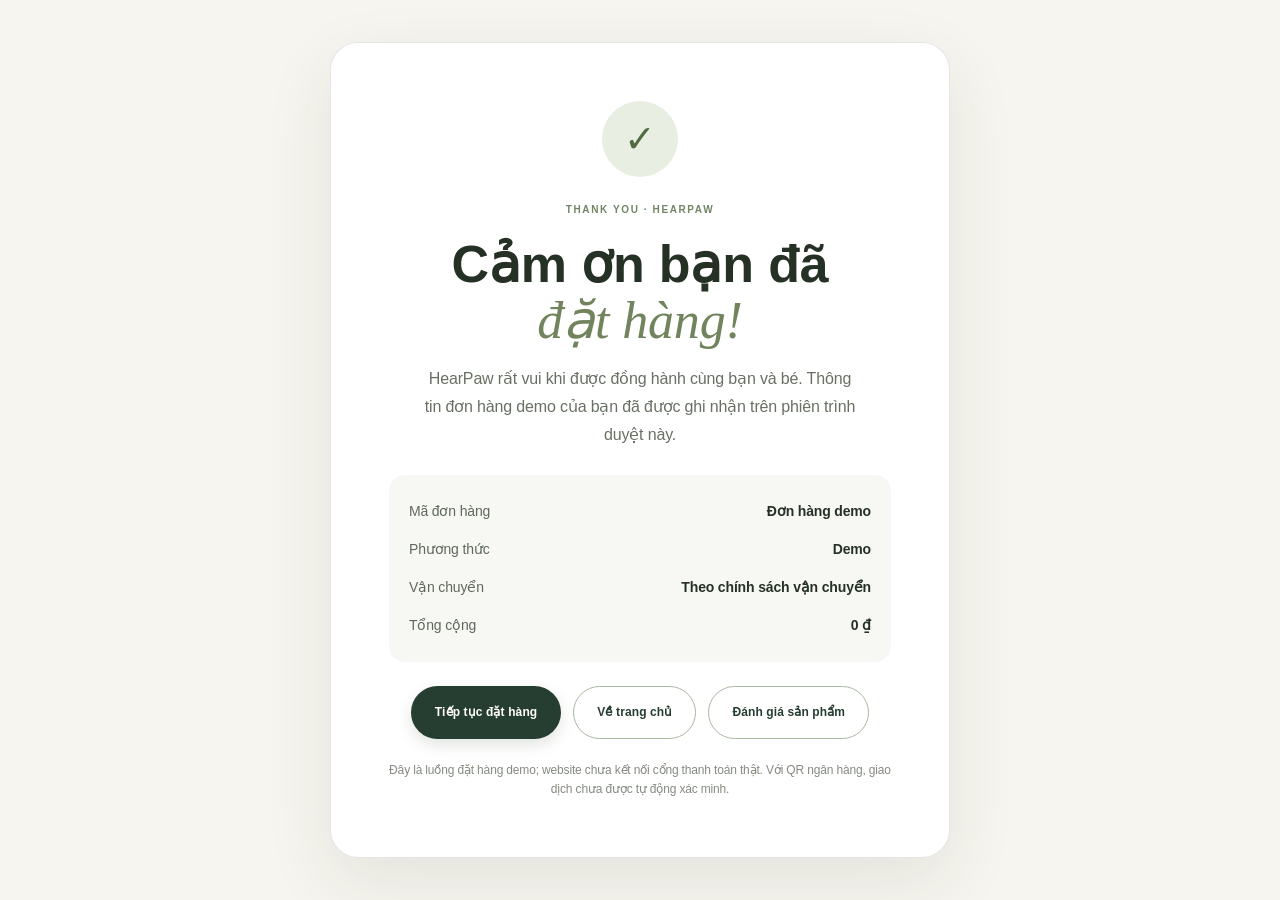
<file: thank-you.html>
<!doctype html>
<html lang="vi">
<head>
  <meta charset="utf-8">
  <meta name="viewport" content="width=device-width, initial-scale=1">
  <meta name="theme-color" content="#f7f5ef">
  <title>Cảm ơn bạn đặt hàng | HearPaw</title>
  <link rel="stylesheet" href="styles.css">
  <style>
    body.thank-you-page { min-height:100vh; margin:0; display:grid; place-items:center; padding:28px 18px; background:#f7f5ef; color:#263126; }
    .thanks-card { width:min(100%,620px); box-sizing:border-box; padding:clamp(28px,6vw,58px); text-align:center; background:#fff; border:1px solid rgba(44,62,44,.12); border-radius:28px; box-shadow:0 24px 70px rgba(36,48,34,.09); }
    .thanks-mark { width:76px;height:76px;margin:0 auto 24px;display:grid;place-items:center;border-radius:50%;background:#e8eee2;color:#526b43;font-size:38px; }
    .thanks-card .eyebrow { letter-spacing:.16em; }
    .thanks-card h1 { margin:12px 0 16px;font-size:clamp(34px,7vw,52px);line-height:1.08; }
    .thanks-card h1 em { color:#72845d;font-family:Georgia,serif;font-weight:400; }
    .thanks-copy { max-width:440px;margin:0 auto 26px;line-height:1.75;color:#687064; }
    .order-summary { margin:24px 0;padding:18px 20px;text-align:left;background:#f7f8f4;border-radius:16px; }
    .order-line { display:flex;justify-content:space-between;gap:16px;padding:7px 0;color:#5f675b;font-size:14px; }
    .order-line strong { color:#263126;text-align:right; }
    .thanks-actions { display:flex;justify-content:center;gap:12px;flex-wrap:wrap;margin-top:24px; }
    .thanks-actions .btn { text-decoration:none; }
    .thanks-note { display:block;margin-top:22px;color:#858b80;font-size:12px;line-height:1.6; }
    @media(max-width:480px){.order-line{align-items:flex-start;flex-direction:column;gap:3px}.order-line strong{text-align:left}}
  </style>
</head>
<body class="thank-you-page">
  <main class="thanks-card">
    <div class="thanks-mark" aria-hidden="true">✓</div>
    <p class="eyebrow">THANK YOU · HEARPAW</p>
    <h1>Cảm ơn bạn đã<br><em>đặt hàng!</em></h1>
    <p class="thanks-copy">HearPaw rất vui khi được đồng hành cùng bạn và bé. Thông tin đơn hàng demo của bạn đã được ghi nhận trên phiên trình duyệt này.</p>
    <section class="order-summary" aria-label="Thông tin đơn hàng">
      <div class="order-line"><span>Mã đơn hàng</span><strong id="orderCode">Đang tải...</strong></div>
      <div class="order-line"><span>Phương thức</span><strong id="paymentMethod">Đang tải...</strong></div>
      <div class="order-line"><span>Vận chuyển</span><strong id="orderShipping">Đang tải...</strong></div>
      <div class="order-line"><span>Tổng cộng</span><strong id="orderTotal">Đang tải...</strong></div>
    </section>
    <div class="thanks-actions">
      <a class="btn btn-dark" href="index.html#product">Tiếp tục đặt hàng</a>
      <a class="btn btn-outline" href="index.html">Về trang chủ</a><button class="btn btn-outline" id="reviewToggle" type="button">Đánh giá sản phẩm</button>
    </div>
    <form id="reviewForm" class="review-form" hidden>
      <h2>Đánh giá sản phẩm</h2>
      <label for="reviewProduct">Sản phẩm bạn muốn đánh giá</label>
      <input id="reviewProduct" required placeholder="Tên sản phẩm">
      <label for="reviewRating">Mức độ hài lòng</label>
      <select id="reviewRating" required><option value="">Chọn đánh giá</option><option value="5">★★★★★ - Rất hài lòng</option><option value="4">★★★★ - Hài lòng</option><option value="3">★★★ - Bình thường</option><option value="2">★★ - Chưa hài lòng</option><option value="1">★ - Không hài lòng</option></select>
      <label for="reviewComment">Cảm nhận của bạn</label><textarea id="reviewComment" rows="4" required placeholder="Chia sẻ trải nghiệm của bạn..."></textarea>
      <button class="btn btn-dark" type="submit">Gửi đánh giá</button><p id="reviewStatus" aria-live="polite"></p>
      <small>Đánh giá demo được lưu trong trình duyệt này, chưa gửi về máy chủ.</small>
    </form>
    <small class="thanks-note">Đây là luồng đặt hàng demo; website chưa kết nối cổng thanh toán thật. Với QR ngân hàng, giao dịch chưa được tự động xác minh.</small>
  </main>
  <script>
    (function () {
      const money = value => new Intl.NumberFormat('vi-VN', { style: 'currency', currency: 'VND', maximumFractionDigits: 0 }).format(Number(value || 0));
      let order = null;
      try { order = JSON.parse(sessionStorage.getItem('hearpawLastDemoOrder') || 'null'); } catch (_) {}
      document.getElementById('orderCode').textContent = order && order.code ? order.code : 'Đơn hàng demo';
      document.getElementById('paymentMethod').textContent = order && order.paymentMethod ? order.paymentMethod : 'Demo';
      document.getElementById('orderShipping').textContent = order && order.shipping ? order.shipping : 'Theo chính sách vận chuyển';
      document.getElementById('orderTotal').textContent = money(order && order.total);
      document.getElementById('reviewToggle')?.addEventListener('click', () => { const f=document.getElementById('reviewForm'); f.hidden=!f.hidden; });
      document.getElementById('reviewForm')?.addEventListener('submit', e => { e.preventDefault(); const reviews=JSON.parse(localStorage.getItem('hearpawDemoReviews')||'[]'); reviews.push({product:document.getElementById('reviewProduct').value.trim(),rating:document.getElementById('reviewRating').value,comment:document.getElementById('reviewComment').value.trim(),date:new Date().toISOString(),orderCode:order?.code||''}); localStorage.setItem('hearpawDemoReviews',JSON.stringify(reviews)); document.getElementById('reviewStatus').textContent='Cảm ơn bạn! Đánh giá đã được lưu trong trình duyệt demo.'; e.target.reset(); });
    })();
  </script>
</body>
</html>
</file>
<file: styles.css>
/* HEARPAW — FRESH MINT EXPERIENCE
   Replace the entire contents of styles.css with this file.
   Existing class names and page/dashboard visibility rules are preserved.
*/
:root{--moss:#4F896B;--deep:#285743;--cream:#EAF5ED;--white:#FCFFFC;--ink:#263B30;--muted:#6B7E71;--line:#DCEAE0;--pink:#F3C3CD;--mint-light:#F4FAF3;--mint-pastel:#B9D8B5;--mint-medium:#DCEED8;--shadow:0 18px 48px rgba(40,87,67,.10)}
*{box-sizing:border-box}
html{scroll-behavior:smooth;scroll-padding-top:90px}
body{margin:0;background:var(--white);color:var(--ink);font-family:"DM Sans",Arial,sans-serif;font-size:16px;line-height:1.7}
a{color:inherit;text-decoration:none}button,input,select,textarea{font:inherit}button{cursor:pointer}img{max-width:100%;height:auto}
::selection{background:var(--mint-medium);color:var(--deep)}
.announcement{background:var(--deep);color:#fff;text-align:center;padding:9px 12px;font-size:11px;letter-spacing:.07em}
.site-header{height:80px;padding:0 clamp(18px,6vw,90px);display:flex;align-items:center;justify-content:space-between;gap:18px;background:rgba(252,255,252,.94);border-bottom:1px solid var(--line);box-shadow:0 6px 24px rgba(40,87,67,.055);position:sticky;top:0;z-index:20;backdrop-filter:blur(16px)}
.brand{display:flex;align-items:center;gap:9px;font-size:23px;font-weight:700;line-height:1;color:var(--deep);letter-spacing:-1px;flex-shrink:0}.brand-mark{display:grid;place-items:center;width:38px;height:38px;border-radius:50%;background:transparent;overflow:hidden;flex-shrink:0}
.brand-mark img{display:block;width:100%;height:100%;object-fit:contain}.brand-light{color:var(--moss);font-weight:500}.brand small{display:block;font-size:7px;letter-spacing:2px;font-weight:600;margin-top:5px;color:#8b9584}
.site-header nav{display:flex;gap:clamp(12px,2.2vw,30px);align-items:center}.site-header nav a{font-size:13px;font-weight:600;color:#555f50;transition:color .2s}.site-header nav a:hover,.site-header nav a.active{color:var(--moss)}
.cart-button{background:transparent;border:1px solid var(--line);padding:10px 14px;border-radius:30px;font-size:12px;white-space:nowrap}.cart-button span{background:var(--deep);color:#fff;border-radius:50%;padding:2px 6px;margin-left:5px}.menu-toggle{display:none;background:none;border:0;font-size:24px;color:var(--deep)}
/* Keep these visibility rules: existing JavaScript uses them to switch pages and panels. */
.page{display:none;min-height:65vh;animation:fadein .35s ease}.page.active{display:block}
.dash-panel{display:none}.dash-panel.active{display:block;animation:fadein .25s}.chat-panel{display:none}.chat-panel.open{display:flex;flex-direction:column}.modal-backdrop{display:none}.modal-backdrop.open{display:flex}
@keyframes fadein{from{opacity:.4;transform:translateY(4px)}to{opacity:1;transform:none}}
.eyebrow{font-size:11px;font-weight:700;letter-spacing:.16em;color:var(--moss);margin:0 0 15px}
.hero{padding:clamp(42px,6vw,82px) clamp(24px,7vw,110px);display:grid;grid-template-columns:minmax(0,1fr) minmax(0,1fr);gap:clamp(24px,4vw,58px);align-items:center;min-height:570px;background:linear-gradient(112deg,#FCFFFC 0%,#FCFFFC 48%,#EFF8F1 48%,#E5F3E8 100%)}
.hero h1,.page-intro h1,.section-heading h2{font-family:"Playfair Display",Georgia,serif;font-size:clamp(40px,5vw,64px);line-height:1.12;letter-spacing:-1.3px;font-weight:500;margin:0 0 20px}.hero h1 em,.page-intro h1 em,.section-heading h2 em{color:var(--moss);font-weight:500}
.hero-text{color:var(--muted);max-width:450px;font-size:16px;line-height:1.85}.hero-actions{display:flex;gap:14px;align-items:center;margin:28px 0 30px;flex-wrap:wrap}
.btn{border:1px solid transparent;border-radius:999px;padding:13px 23px;min-height:48px;font-size:13px;font-weight:700;display:inline-flex;align-items:center;justify-content:center;gap:12px;transition:transform .2s,background .2s,box-shadow .2s,border-color .2s}.btn:hover{transform:translateY(-2px)}.btn-dark{background:var(--deep);color:#fff;box-shadow:0 6px 15px rgba(53,71,46,.14)}.btn-dark:hover{background:var(--moss)}.btn-outline{border-color:#b9d0b3;background:rgba(255,255,255,.65);color:var(--deep)}.text-link{font-size:13px;font-weight:700;color:var(--deep)}
.hero-proof{display:flex;gap:13px;align-items:center;font-size:11px;color:#858d7e;line-height:1.6}.avatars{font-size:22px;letter-spacing:-6px;padding-right:7px}
.hero-art{min-height:420px;position:relative;display:grid;place-items:center;overflow:hidden;isolation:isolate}.hero-blob{position:absolute;width:min(78%,360px);aspect-ratio:1;border-radius:46% 54% 54% 46%;background:radial-gradient(circle at 35% 30%,#F5FAEF,#DCEED8 75%);transform:rotate(-14deg)}.art-orbit{position:absolute;border:1px solid rgba(70,103,71,.25);border-radius:50%;width:90%;aspect-ratio:1}.orbit-two{width:72%;border-style:dashed}
.product-visual{position:relative;width:min(100%,500px);height:auto;display:grid;place-items:center;transform:none;z-index:1}.collar-loop{width:210px;height:175px;border:25px solid var(--moss);border-radius:48% 48% 42% 42%;box-shadow:inset 0 0 0 3px #ffffff22,0 18px 25px #7e876b55;position:relative;background:transparent}.collar-buckle{position:absolute;right:-28px;top:50px;width:31px;height:42px;border:7px solid #c4b18d;border-radius:5px;background:#e1d0ad}
.gps-tag{position:absolute;bottom:-28px;left:50%;transform:translateX(-50%) rotate(16deg);width:70px;height:83px;background:#e8dfcb;border:5px solid #d0c4a9;border-radius:22px 22px 27px 27px;display:flex;flex-direction:column;align-items:center;justify-content:center;color:var(--deep);box-shadow:0 10px 18px #414b3530}.gps-tag span{font-size:23px}.gps-tag small{font-size:7px;line-height:1.1;font-weight:700;letter-spacing:1px}
.floating-note{position:absolute;z-index:2;display:flex;gap:10px;align-items:center;background:#fffdf8ef;border:1px solid #fff;padding:12px 15px;border-radius:14px;box-shadow:var(--shadow);animation:paw-float 4s ease-in-out infinite}.floating-note b,.floating-note small{display:block}.floating-note b{font-size:11px}.floating-note small{font-size:9px;color:var(--muted)}.note-icon{font-size:23px;color:var(--moss)}.note-top{top:12%;left:0}.note-bottom{bottom:12%;right:0;animation-delay:-2s}.status-dot{display:inline-block;width:8px;height:8px;background:#84a66b;border-radius:50%;box-shadow:0 0 0 4px #84a66b25}.hero-sticker{position:absolute;right:9%;top:4%;font-size:8px;line-height:1.5;letter-spacing:1px;text-align:center;transform:rotate(12deg);color:var(--moss)}.hero-sticker b{font-size:12px}
@keyframes paw-float{0%,100%{transform:translateY(0)}50%{transform:translateY(-6px)}}
.feature-strip{display:grid;grid-template-columns:repeat(4,minmax(0,1fr));padding:27px clamp(24px,8vw,125px);border-bottom:1px solid var(--line);gap:24px;background:linear-gradient(180deg,#F4FAF3,#FCFFFC)}.feature-strip>div{display:grid;grid-template-columns:40px 1fr;column-gap:10px;align-items:center}.feature-icon{grid-row:span 2;width:38px;height:38px;border-radius:50%;background:var(--mint-medium);display:grid;place-items:center;color:var(--deep);font-size:20px}.feature-strip b{font-size:12px}.feature-strip small{font-size:10px;color:var(--muted)}
.section{padding:clamp(58px,7vw,92px) clamp(24px,9vw,135px)}.product-teaser{display:grid;grid-template-columns:.8fr 1.2fr;gap:8%;align-items:center}.section-heading h2{font-size:clamp(36px,4vw,48px);line-height:1.2}.section-heading>p:not(.eyebrow){font-size:15px;color:var(--muted);max-width:370px;line-height:1.85;margin-bottom:26px}
.teaser-card{padding:14px;background:#fff;border:1px solid var(--line);border-radius:26px;box-shadow:var(--shadow);overflow:hidden;transition:transform .25s,box-shadow .25s,border-color .25s}.teaser-card:hover{transform:translateY(-4px);box-shadow:0 20px 45px #28574320}.teaser-photo{height:320px;background:linear-gradient(145deg,#f7fbf4,#e3f2e6);display:grid;place-items:center;position:relative;overflow:hidden;border-radius:18px}.mini-collar{width:180px;height:150px;border:23px solid var(--moss);border-radius:45%;transform:rotate(-18deg);display:grid;place-items:center;box-shadow:0 18px 22px #414b3525}.mini-collar span{background:#e6dcc5;border:4px solid #c8b998;border-radius:14px;padding:12px;transform:rotate(18deg);font-size:26px}.pill{position:absolute;bottom:16px;left:16px;background:#fffdf8d9;padding:7px 10px;font-size:8px;letter-spacing:1.5px}.teaser-meta{display:flex;justify-content:space-between;gap:15px;padding:18px 4px 4px;align-items:center}.teaser-meta h3{margin:0;font-size:17px}.teaser-meta p{margin:4px 0 0;font-size:11px;color:var(--muted)}.teaser-meta>b{font-size:15px;white-space:nowrap;color:var(--deep)}
.quote-band{background:var(--deep);color:#fff;text-align:center;padding:55px 20px}.quote-band>span{font-family:Georgia,serif;font-size:48px;color:#cbd2b9;line-height:.7}.quote-band p{font-family:"Playfair Display",Georgia,serif;font-size:26px;line-height:1.5;margin:8px}.quote-band small{font-size:9px;letter-spacing:2px;color:#c9d0bd}
.page-intro{text-align:center;padding:clamp(44px,5.5vw,68px) 22px 48px;background:radial-gradient(ellipse at 50% 0%,#E2F2E5 0%,#F4FAF3 48%,#FCFFFC 100%)}.page-intro h1{font-size:clamp(38px,5vw,56px);margin-bottom:13px}.page-intro>p:last-child{color:var(--muted);font-size:14px;max-width:570px;margin:0 auto;line-height:1.8}
.product-layout{max-width:1180px;margin:22px auto 76px;padding:0 28px;display:grid;grid-template-columns:minmax(0,1fr) minmax(0,1fr);gap:clamp(32px,6vw,78px);align-items:center}.product-stage{height:520px;background:radial-gradient(circle at 50% 40%,#F9FCF6 0%,#EAF5ED 58%,#DCEEE1 100%);border:1px solid #E0EDE2;border-radius:30px;position:relative;display:grid;place-items:center;overflow:hidden}.stage-glow{position:absolute;width:75%;aspect-ratio:1;border-radius:50%;background:radial-gradient(circle,#f9f8ed,#d5e8cd)}.big-collar{width:255px;height:220px;border:31px solid var(--moss);border-radius:45%;position:relative;transform:rotate(-18deg);box-shadow:inset 0 0 0 4px #ffffff20,0 24px 28px #414b3530;z-index:1}.big-buckle{position:absolute;right:-36px;top:60px;width:36px;height:50px;border:8px solid #bca982;border-radius:5px;background:#e3d5b9}.big-tag{position:absolute;bottom:-38px;left:50%;transform:translateX(-50%) rotate(18deg);width:82px;height:94px;background:#e8dfcb;border:6px solid #cdbf9f;border-radius:23px 23px 30px 30px;display:flex;flex-direction:column;align-items:center;justify-content:center}.big-tag span{font-size:27px}.big-tag small{font-size:8px;font-weight:700;line-height:1.1;letter-spacing:1px}.stage-caption{position:absolute;bottom:20px;left:22px;font-size:9px;letter-spacing:2px;color:#8a8c7e}
.product-info h2{font-family:"Playfair Display",Georgia,serif;font-size:35px;font-weight:500;margin:0 0 10px}.price{font-size:22px;font-weight:700;color:var(--deep);margin:12px 0}.price span{display:block;font-size:11px;color:var(--moss);font-weight:500;margin-top:3px}.muted{color:var(--muted);font-size:13px;line-height:1.8}.product-info h4{font-size:13px;margin:22px 0 10px}
.swatches{display:flex;gap:11px;flex-wrap:wrap}.swatch{width:35px;height:35px;border-radius:50%;border:3px solid white;outline:1px solid #d7d9ce;background:var(--swatch);box-shadow:inset 0 0 0 1px #00000009;cursor:pointer}.swatch.selected{outline:2px solid var(--deep);outline-offset:2px}.selected-color{font-size:11px;color:var(--muted);margin:12px 0}.selected-color b{color:var(--deep)}
.size-options{display:grid;grid-template-columns:repeat(3,1fr);gap:8px}.size-option{position:relative;padding:11px 8px;border:1px solid var(--line);background:white;font-weight:700;color:var(--deep);border-radius:10px}.size-option small{display:block;font-size:10px;font-weight:400;color:var(--muted)}.size-option.selected,.size-option:hover{border-color:var(--moss);background:var(--mint-light)}.size-option i{display:block;font-size:8px;color:var(--moss);font-style:normal}
.product-actions{display:flex;flex-direction:column;align-items:flex-start;gap:14px;margin-top:24px}.product-assurances{display:flex;flex-wrap:wrap;gap:9px 15px;border-top:1px solid var(--line);padding-top:18px;margin-top:22px;color:var(--muted);font-size:10px}
.benefit-grid{max-width:1100px;margin:0 auto 75px;padding:0 28px;display:grid;grid-template-columns:repeat(3,1fr);gap:18px}.benefit-grid article{border:1px solid var(--line);border-radius:16px;padding:24px;background:#fff}.benefit-grid article>span{color:var(--moss);font-size:24px}.benefit-grid h3{font-size:15px;margin:10px 0 6px}.benefit-grid p{font-size:12px;color:var(--muted);margin:0}
.personalize-layout{max-width:1000px;margin:15px auto 85px;padding:0 28px;display:grid;grid-template-columns:1fr 1fr;gap:7%;align-items:start}.custom-preview{background:#EAF5ED;border-radius:22px;padding:32px;text-align:center;position:sticky;top:110px}.preview-circle{border-radius:50%;background:#ddecd6;width:min(100%,300px);aspect-ratio:1;margin:0 auto 25px;display:grid;place-items:center}.custom-collar{width:155px;height:135px;border:22px solid var(--moss);border-radius:45%;transform:rotate(-18deg);display:grid;place-items:center;box-shadow:0 15px 20px #414b3525}.custom-collar span{background:#e7ddc7;padding:10px;border-radius:12px;transform:rotate(18deg);font-size:24px}.custom-preview h3{font-family:"Playfair Display",Georgia,serif;font-size:25px;margin:0}.custom-form{padding:8px 0}.custom-form label,.contact-form label{display:block;font-size:12px;font-weight:700;margin:16px 0 7px}
.custom-form input,.custom-form select,.contact-form input,.contact-form textarea,.profile-fields input{width:100%;border:1px solid var(--line);border-radius:10px;background:#fff;padding:13px;outline:none;font-size:14px;color:var(--ink)}input:focus,select:focus,textarea:focus{outline:2px solid var(--mint-pastel);outline-offset:2px}.custom-form input:focus,.custom-form select:focus,.contact-form input:focus,.contact-form textarea:focus{border-color:var(--moss)}
.price-breakdown{background:var(--mint-light);border-radius:14px;padding:18px;margin:24px 0}.price-breakdown>div{display:flex;justify-content:space-between;gap:14px;font-size:12px;margin:9px 0}.price-breakdown b{white-space:nowrap}.price-breakdown hr{border:0;border-top:1px solid var(--line);margin:14px 0}.price-breakdown .total{font-size:15px;color:var(--deep)}.green{color:var(--moss)}.full-width{width:100%}.fine-print{display:block;font-size:10px;color:#8a8d82;line-height:1.7;margin-top:12px}
.dashboard-header{max-width:1250px;margin:0 auto;padding:42px 28px 24px;display:flex;justify-content:space-between;align-items:center;gap:20px}.dashboard-header h1{font-family:"Playfair Display",Georgia,serif;font-weight:500;font-size:40px;margin:0}.dashboard-header h1 em{color:var(--moss)}.dashboard-header .muted{margin:5px 0}.demo-label{font-size:10px;color:var(--deep);background:#e2f0dc;border-radius:20px;padding:9px 13px;white-space:nowrap}
.dashboard-shell{max-width:1300px;margin:0 auto 82px;padding:0 28px;display:grid;grid-template-columns:230px minmax(0,1fr);gap:24px;align-items:start}.dash-sidebar{background:#EAF5ED;border-radius:18px;padding:16px 12px;min-height:620px}.pet-switcher{display:flex;gap:9px;align-items:center;padding:10px 8px 18px;border-bottom:1px solid #e4e8dc}.pet-avatar{width:38px;height:38px;border-radius:50%;background:#e2e6d6;display:grid;place-items:center;font-size:21px}.pet-switcher b,.pet-switcher small{display:block}.pet-switcher b{font-size:12px}.pet-switcher small{font-size:9px;color:var(--muted)}.pet-switcher>span{margin-left:auto}
.dash-menu{padding-top:13px;display:grid;gap:4px}.dash-link{border:0;background:transparent;text-align:left;padding:11px 10px;display:flex;align-items:center;gap:10px;border-radius:10px;color:#65695f;font-size:13px;transition:background .2s,color .2s}.dash-link span{font-size:12px}.dash-link.active{background:var(--deep);color:white}.alert-count{margin-left:auto;background:#e4c58b;color:#414b35;border-radius:50%;font-size:9px;padding:1px 6px}.sidebar-note{margin-top:55px;padding:16px 12px;background:var(--mint-medium);color:var(--deep);border-radius:12px}.sidebar-note>span{font-size:20px}.sidebar-note b{display:block;font-family:"Playfair Display",Georgia,serif;font-size:15px;line-height:1.4;margin:8px 0}.sidebar-note small{font-size:9px;color:var(--muted)}
.dash-content{min-width:0}.panel-heading{display:flex;justify-content:space-between;align-items:center;gap:15px;margin:0 0 18px}.panel-heading h2{font-family:"Playfair Display",Georgia,serif;font-size:24px;font-weight:500;margin:0}.panel-heading p,.card-heading p{font-size:11px;color:var(--muted);margin:4px 0 0}.small-button{border:1px solid var(--line);background:white;padding:9px 12px;font-size:11px;border-radius:8px;white-space:nowrap}
.stat-grid{display:grid;grid-template-columns:repeat(3,minmax(0,1fr));gap:12px;margin-bottom:16px}.stat-card{background:linear-gradient(180deg,#fff 0%,#FBFEFB 100%);border:1px solid var(--line);border-radius:18px;padding:18px;position:relative;min-width:0;box-shadow:0 8px 22px rgba(40,87,67,.05)}.stat-symbol{display:grid;place-items:center;width:32px;height:32px;background:var(--mint-medium);color:var(--deep);border-radius:50%;font-size:18px;margin-bottom:13px}.stat-card>small{display:block;font-size:10px;color:var(--muted)}.stat-value{display:block;font-size:20px;letter-spacing:-.5px;margin:6px 0;overflow-wrap:anywhere}.stat-value em{font-size:10px;font-style:normal;color:var(--muted);font-weight:400}.green-text{color:var(--moss);font-size:14px;letter-spacing:0}.stat-foot{font-size:9px;color:#8d9186}
.dash-two-col{display:grid;grid-template-columns:1.15fr .85fr;gap:14px;margin-bottom:15px}.dash-card{border:1px solid var(--line);border-radius:20px;background:white;padding:19px;min-width:0;box-shadow:0 8px 24px rgba(40,87,67,.055)}.card-heading{display:flex;justify-content:space-between;align-items:start;gap:10px;margin-bottom:15px}.card-heading h3,.history-list h3{font-size:14px;margin:0}.inline-link{border:0;background:transparent;color:var(--moss);font-size:10px;font-weight:700;white-space:nowrap}
.map-illustration{height:250px;position:relative;overflow:hidden;background:#edf4e6;border:1px solid #e1e5d6;border-radius:14px;isolation:isolate}.map-illustration:before{content:"";position:absolute;inset:0;background-image:linear-gradient(35deg,transparent 48%,#fffdf8 49%,#fffdf8 52%,transparent 53%),linear-gradient(120deg,transparent 43%,#fffdf8 44%,#fffdf8 47%,transparent 48%),linear-gradient(80deg,transparent 70%,#dce4d2 71%,#dce4d2 82%,transparent 83%);opacity:.8}.map-road{position:absolute;height:13px;background:#fffdf8;border:1px solid #e5e5d8;z-index:1}.road-a{width:140%;left:-20%;top:43%;transform:rotate(-18deg)}.road-b{width:120%;left:-10%;top:66%;transform:rotate(28deg)}.road-c{width:100%;left:8%;top:20%;transform:rotate(75deg)}.map-park{position:absolute;left:8%;top:10%;width:28%;height:25%;background:#d9e4ce;border-radius:40% 30% 50% 20%;transform:rotate(13deg)}
.safe-circle{position:absolute;width:125px;height:125px;left:50%;top:50%;transform:translate(-50%,-50%);border-radius:50%;border:2px solid var(--moss);background:#9bac7a44;z-index:2;transition:width .25s,height .25s,opacity .2s}.map-paw{position:absolute;left:50%;top:50%;transform:translate(-50%,-50%);width:36px;height:36px;display:grid;place-items:center;background:white;border:2px solid var(--moss);border-radius:50%;z-index:3;font-size:18px;box-shadow:0 3px 8px #414b3522}.map-label{position:absolute;left:calc(50% + 45px);top:calc(50% - 74px);font-size:9px;background:#fffdf8;padding:4px 7px;border-radius:5px;color:var(--deep);z-index:4;white-space:nowrap}.map-place{position:absolute;font-size:9px;color:#7c8371;z-index:2}.place-a{left:10%;top:38%}.place-b{right:8%;bottom:16%}.map-legend{display:flex;gap:18px;flex-wrap:wrap;margin-top:12px;font-size:10px;color:var(--muted)}.legend-circle{display:inline-block;width:11px;height:11px;border-radius:50%;border:1px solid var(--moss);background:#9bac7a55;vertical-align:-2px;margin-right:4px}.legend-paw{font-size:10px;margin-right:4px}
.bar-chart{height:170px;display:flex;align-items:end;justify-content:space-around;gap:10px;padding:12px 3px 0;border-bottom:1px solid var(--line);background:repeating-linear-gradient(to bottom,transparent 0,transparent 39px,#f0f0e8 40px)}.bar-chart>div{height:100%;display:flex;flex-direction:column;align-items:center;justify-content:end;gap:8px;flex:1}.bar-chart i{display:block;width:min(27px,70%);background:#9ca986;border-radius:4px 4px 0 0;min-height:8px}.bar-chart>div:nth-child(4) i{background:#9ca986}.bar-chart small{font-size:9px;color:var(--muted);padding-bottom:7px}.chart-summary{display:flex;justify-content:space-between;gap:8px;margin-top:13px;font-size:11px}.chart-summary span{color:var(--moss)}
.notification-row{display:flex;align-items:center;gap:12px;padding:13px 0;border-top:1px solid #f0efe8}.notif-icon{width:32px;height:32px;display:grid;place-items:center;border-radius:50%;font-size:17px;flex-shrink:0}.notif-green{background:#e8efe0;color:var(--moss)}.notif-yellow{background:#f8efdc;color:#a27c38}.notif-red{background:#f8e5e1;color:#ae594a}.notification-row>div{flex:1;min-width:0}.notification-row b,.notification-row small{display:block}.notification-row b{font-size:11px}.notification-row small{font-size:9px;color:var(--muted);margin-top:3px}.tag{font-size:9px;padding:4px 7px;border-radius:12px;background:#f2f0e7;color:#767b6d;white-space:nowrap}.tag-green{background:#e2f0dc;color:var(--deep)}.tag-red{background:#f8e5e1;color:#ae594a}
.pet-profile-card{background:white;border:1px solid var(--line);border-radius:16px;padding:22px;display:grid;grid-template-columns:120px 1fr;gap:22px}.profile-pet-emoji{height:120px;border-radius:50%;background:#e8ebdf;display:grid;place-items:center;font-size:65px}.profile-fields{display:grid;grid-template-columns:1fr 1fr;gap:4px 15px}.profile-fields label{font-size:11px;font-weight:700}.profile-fields input{display:block;margin-top:6px}.wide-field{grid-column:span 2}.profile-fields .btn{margin-top:10px;justify-self:start}.form-status{font-size:11px;color:var(--moss);margin:8px 0 0}
.large-map{height:410px}.large-map .safe-circle{width:190px;height:190px}.large-map .map-paw{width:44px;height:44px;font-size:22px}.large-map .map-label{top:calc(50% - 104px);left:calc(50% + 60px);font-size:10px}.large-map .place-a,.large-map .place-b{font-size:11px}.map-toast{position:absolute;left:15px;bottom:15px;background:#fffdf8ef;padding:9px 13px;border-radius:7px;font-size:11px;z-index:5;box-shadow:var(--shadow)}
.history-list{margin-top:25px}.history-list>div{display:grid;grid-template-columns:70px 1fr auto;gap:12px;padding:12px 0;border-bottom:1px solid var(--line);font-size:11px}.history-list>div span{color:var(--moss)}.history-list>div small{color:var(--muted)}
.safezone-layout{display:grid;grid-template-columns:1.2fr .8fr;gap:16px}.zone-map{height:380px}.zone-map .safe-circle{width:170px;height:170px}.zone-controls{padding:22px}.setting-row{display:flex;justify-content:space-between;align-items:center;gap:15px;padding:14px 0;border-bottom:1px solid var(--line)}.setting-row b,.setting-row small{display:block}.setting-row b{font-size:12px}.setting-row small{font-size:10px;color:var(--muted);margin-top:3px}
.switch{position:relative;width:37px;height:21px;display:inline-block;flex-shrink:0}.switch input{opacity:0;width:0;height:0}.switch span{position:absolute;inset:0;background:#d8d9d0;border-radius:20px;transition:.2s}.switch span:before{content:"";position:absolute;width:15px;height:15px;left:3px;top:3px;background:white;border-radius:50%;transition:.2s}.switch input:checked+span{background:var(--moss)}.switch input:checked+span:before{transform:translateX(16px)}
.range-label{display:flex;justify-content:space-between;font-size:11px;margin:20px 0 8px}.range-label b{color:var(--moss)}input[type=range]{width:100%;accent-color:var(--moss)}.range-ends{display:flex;justify-content:space-between;font-size:9px;color:var(--muted);margin-bottom:20px}.zone-controls .btn{margin-top:9px}.activity-chart-card{margin-top:15px}.big-chart{height:250px}.period-select{padding:9px;border:1px solid var(--line);background:white;font-size:11px}.alerts-list{padding:8px 20px}.settings-card{max-width:650px}.settings-card .btn{margin-top:20px}
.contact-layout{max-width:1000px;margin:15px auto 85px;padding:0 28px;display:grid;grid-template-columns:1fr 1fr;gap:8%}.contact-info{background:linear-gradient(145deg,#285743 0%,#347457 100%);color:white;padding:38px;border-radius:24px;box-shadow:0 18px 42px rgba(40,87,67,.14)}.contact-info h2{font-family:"Playfair Display",Georgia,serif;font-size:30px;font-weight:500;line-height:1.3}.contact-info>p{font-size:13px;color:#d1d7c7}.contact-item{display:flex;gap:13px;align-items:center;margin-top:25px}.contact-item>span{font-size:20px;color:#c7d0b4}.contact-item b{font-size:12px}.contact-item p{font-size:12px;color:#d1d7c7;margin:2px 0}.contact-form{padding:10px 0}.contact-form .btn{margin-top:15px}
.site-footer{background:linear-gradient(180deg,#F1F8F1 0%,#EAF5ED 100%);padding:38px clamp(24px,8vw,110px) 20px;border-top:1px solid var(--line)}.footer-main{display:flex;align-items:center;gap:25px;flex-wrap:wrap;padding-bottom:28px}.footer-main>p{font-family:"Playfair Display",Georgia,serif;color:var(--moss);font-size:16px;margin-right:auto}.footer-brand{font-size:20px}.footer-links{display:flex;gap:20px;font-size:11px;color:#666b5e}.footer-bottom{border-top:1px solid #dfded2;padding-top:15px;display:flex;justify-content:space-between;gap:12px;font-size:10px;color:#898d80}
.chat-widget{position:fixed;bottom:22px;right:22px;z-index:30}.chat-fab{width:53px;height:53px;border:0;border-radius:50%;background:var(--deep);color:white;font-size:24px;box-shadow:0 8px 22px #414b3544}.chat-panel{position:absolute;bottom:65px;right:0;width:min(340px,calc(100vw - 35px));height:420px;background:white;border:1px solid var(--line);box-shadow:var(--shadow);border-radius:16px;overflow:hidden}.chat-head{background:var(--deep);color:white;padding:14px 16px;display:flex;justify-content:space-between;align-items:center}.chat-head b,.chat-head small{display:block}.chat-head b{font-size:13px}.chat-head small{font-size:10px;color:#d3d9c9}.chat-head button{background:none;border:0;color:white;font-size:23px}.chat-messages{padding:15px;display:flex;flex-direction:column;gap:10px;flex:1;overflow:auto}.bot-message,.user-message{max-width:90%;padding:10px 12px;border-radius:10px;font-size:12px;line-height:1.6}.bot-message{background:#f1f2e9;align-self:flex-start}.user-message{background:var(--deep);color:white;align-self:flex-end}.chat-quick{display:flex;gap:6px;padding:0 12px 10px;flex-wrap:wrap}.chat-quick button{font-size:10px;border:1px solid var(--line);background:#fff;padding:6px 8px;border-radius:15px}.chat-panel form{display:flex;border-top:1px solid var(--line);padding:8px;gap:7px}.chat-panel form input{flex:1;min-width:0;border:0;padding:8px;font-size:12px;outline:none}.chat-panel form button{background:var(--moss);color:white;border:0;border-radius:7px;width:38px}
.modal-backdrop{position:fixed;inset:0;background:#20251c88;z-index:40;align-items:center;justify-content:center;padding:18px}.cart-modal{background:var(--white);width:min(520px,100%);max-height:85vh;overflow:auto;padding:28px;border:1px solid rgba(220,234,224,.9);border-radius:24px;box-shadow:0 28px 90px rgba(26,55,39,.22)}.modal-heading{display:flex;justify-content:space-between;align-items:start}.modal-heading h2{font-family:"Playfair Display",Georgia,serif;font-weight:500;margin:0;font-size:30px}.close-button{border:0;background:none;font-size:27px}.cart-items{padding:20px 0}.empty-cart{font-size:13px;color:var(--muted);text-align:center;padding:20px 0}.cart-item{display:flex;gap:12px;padding:12px 0;border-bottom:1px solid var(--line)}.cart-item-thumb{width:55px;height:55px;border-radius:8px;background:var(--cream);display:grid;place-items:center;font-size:25px;flex-shrink:0}.cart-item-info{flex:1}.cart-item-info b,.cart-item-info small{display:block}.cart-item-info b{font-size:12px}.cart-item-info small{font-size:10px;color:var(--muted)}.cart-item-price{font-size:12px;font-weight:700;white-space:nowrap}.remove-item{border:0;background:none;color:#a05d50;font-size:11px}.cart-total{display:flex;justify-content:space-between;border-top:1px solid var(--line);padding:15px 0;font-size:14px}.cart-total b{font-size:18px}.modal-backdrop .fine-print{margin-bottom:0}
@media(max-width:900px){.site-header{padding:0 20px}.site-header nav{gap:12px}.site-header nav a{font-size:11px}.hero{padding:50px 5vw;gap:18px}.hero h1{font-size:clamp(40px,5vw,52px)}.hero-art{min-height:330px}.feature-strip{padding:22px 5vw}.feature-strip>div{grid-template-columns:32px 1fr;gap:7px}.feature-icon{width:31px;height:31px}.feature-strip small{font-size:9px}.dashboard-shell{grid-template-columns:180px minmax(0,1fr);padding:0 18px;gap:14px}.dash-sidebar{padding:12px 8px}.dash-two-col{grid-template-columns:1fr}.map-card .map-illustration{height:220px}.safezone-layout{grid-template-columns:1fr}.zone-map{height:300px}.product-layout{gap:5%}.product-stage{height:440px}.big-collar{transform:scale(.85) rotate(-18deg)}}
@media(max-width:650px){.announcement{font-size:9px}.site-header{height:68px;padding:0 14px;gap:8px}.brand{font-size:20px}.brand-mark{width:33px;height:33px}.menu-toggle{display:block;margin-left:auto;margin-right:4px}.site-header nav{display:none;position:absolute;left:0;right:0;top:68px;background:var(--white);padding:12px 20px 20px;box-shadow:0 15px 20px #414b3510;align-items:stretch;flex-direction:column;gap:0}.site-header nav.open{display:flex}.site-header nav a{padding:11px 0;border-bottom:1px solid var(--line);font-size:14px}.cart-button{font-size:10px;padding:8px 9px}
.hero{grid-template-columns:1fr;padding:40px 22px 28px;background:linear-gradient(180deg,#FCFFFC 0%,#F4FAF3 55%,#EAF5ED 100%);gap:0}.hero h1{font-size:clamp(38px,10vw,46px)}.hero-text{font-size:15px}.hero-art{min-height:315px;margin-top:10px}.product-visual{transform:scale(.92)}.note-top{left:0}.note-bottom{right:0}.feature-strip{grid-template-columns:1fr 1fr;padding:20px 18px;gap:17px 10px}.feature-strip>div{grid-template-columns:30px 1fr}.feature-strip b{font-size:11px}
.section{padding:52px 20px}.product-teaser{grid-template-columns:1fr;gap:26px}.section-heading h2{font-size:clamp(34px,9vw,40px)}.teaser-photo{height:235px}.quote-band p{font-size:21px}.page-intro{padding:42px 20px 32px}.page-intro h1{font-size:clamp(35px,9vw,42px)}
.product-layout{grid-template-columns:1fr;padding:0 18px;margin:10px auto 48px;gap:25px}.product-stage{height:340px;border-radius:22px}.big-collar{transform:scale(.72) rotate(-18deg)}.product-info h2{font-size:30px}.benefit-grid{grid-template-columns:1fr;padding:0 18px;margin-bottom:45px}.personalize-layout{grid-template-columns:1fr;padding:0 18px;gap:24px;margin-bottom:48px}.custom-preview{position:static;padding:22px}.preview-circle{max-width:240px}
.dashboard-header{padding:28px 18px 18px;align-items:flex-start;flex-direction:column}.dashboard-header h1{font-size:32px}.dashboard-shell{display:block;padding:0 12px;margin-bottom:48px}.dash-sidebar{min-height:0;margin-bottom:13px;padding:10px}.pet-switcher{padding:6px 7px 12px}.dash-menu{display:flex;overflow-x:auto;gap:5px;padding-top:10px}.dash-link{flex:0 0 auto;gap:6px;padding:9px 10px;font-size:12px}.dash-link span{font-size:10px}.dash-link .alert-count{display:none}.sidebar-note{display:none}.dash-content{width:100%}.panel-heading h2{font-size:21px}.panel-heading{align-items:flex-start}.stat-grid{grid-template-columns:1fr;gap:8px}.stat-card{display:grid;grid-template-columns:35px minmax(0,1fr);column-gap:10px;padding:13px}.stat-symbol{grid-row:span 3;margin:0}.stat-card>small,.stat-value,.stat-foot{grid-column:2}.stat-value{margin:2px 0}.dash-card{padding:13px}.dash-two-col{gap:10px}.pet-profile-card{grid-template-columns:1fr;padding:15px}.profile-pet-emoji{width:90px;height:90px;font-size:48px;margin:0 auto}.profile-fields{grid-template-columns:1fr}.wide-field{grid-column:span 1}.history-list>div{grid-template-columns:48px 1fr}.history-list>div small{grid-column:2}.large-map{height:320px}.zone-map{height:280px}.safezone-layout{grid-template-columns:1fr}.notification-row{gap:8px}.notification-row b{font-size:10px}.tag{font-size:8px}
.contact-layout{grid-template-columns:1fr;padding:0 18px;gap:20px;margin-bottom:48px}.contact-info{padding:24px}.contact-info h2{font-size:26px}.footer-main{gap:14px}.footer-main>p{width:100%;margin:0}.footer-links{flex-wrap:wrap;gap:12px}.footer-bottom{flex-direction:column;gap:5px}.chat-widget{right:13px;bottom:13px}.chat-fab{width:48px;height:48px}.modal-backdrop{align-items:flex-end;padding:0}.cart-modal{max-height:88vh;padding:21px;border-radius:14px 14px 0 0}.price-breakdown>div{font-size:11px}}
@media(prefers-reduced-motion:reduce){html{scroll-behavior:auto}*,*::before,*::after{animation-duration:.01ms!important;transition-duration:.01ms!important;scroll-behavior:auto!important}.floating-note,.note-bottom{animation:none}}


/* HEARPAW POLISH — image-led product presentation and accessible interaction */
.hero-product-photo{display:block;width:100%;max-width:500px;max-height:360px;object-fit:cover;aspect-ratio:1.72/1;border:8px solid rgba(255,255,255,.78);border-radius:30px;box-shadow:0 24px 60px rgba(40,87,67,.16);position:relative;z-index:1}
.product-visual.product-visual-photo{width:min(100%,520px);height:auto;transform:none;overflow:visible}
.teaser-photo-image{padding:0;background:#f4f8f0}
.teaser-photo-image img{display:block;width:100%;height:100%;object-fit:cover;transition:transform .5s ease}
.teaser-card:hover .teaser-photo-image img{transform:scale(1.035)}
.product-gallery-callout{max-width:1180px;margin:0 auto 76px;padding:0 28px;display:grid;grid-template-columns:.72fr 1.28fr;align-items:center;gap:clamp(22px,4vw,52px)}
.product-gallery-copy h2{font-family:"Playfair Display",Georgia,serif;font-size:clamp(30px,3.2vw,42px);font-weight:500;line-height:1.18;letter-spacing:-.7px;margin:0 0 14px;color:var(--deep)}
.product-gallery-copy p:not(.eyebrow){font-size:14px;line-height:1.85;color:var(--muted);max-width:380px}
.product-gallery-image{display:block;width:100%;height:auto;border:1px solid var(--line);border-radius:24px;box-shadow:var(--shadow);background:#f6f8f1}
.btn:focus-visible,.text-link:focus-visible,.site-header nav a:focus-visible,button:focus-visible,input:focus-visible,select:focus-visible,textarea:focus-visible{outline:3px solid #9CCBA9;outline-offset:3px}
.site-header nav a{padding:9px 0;position:relative}
.site-header nav a.active{font-weight:700}
.site-header nav a.active:after{content:"";position:absolute;left:0;right:0;bottom:0;height:2px;border-radius:2px;background:var(--moss)}
.dash-link{transition:background .2s,color .2s,transform .2s}
.dash-link:hover{transform:translateX(2px)}
.map-illustration,.map-card,.zone-map{border-radius:20px;overflow:hidden}
.product-info h2{letter-spacing:-.7px}
.price{color:var(--deep)}
.swatch{box-shadow:0 0 0 1px rgba(40,87,67,.08);transition:transform .18s,box-shadow .18s}
.swatch:hover{transform:translateY(-2px)}
.size-option{border-radius:14px;transition:border-color .2s,background .2s,transform .2s}
.size-option:hover{transform:translateY(-1px)}
input,select,textarea{border-radius:12px}
.contact-form input,.contact-form textarea,.custom-form input,.custom-form select{background:#FCFFFC;border-color:#DCEAE0}
.contact-form input:focus,.contact-form textarea:focus,.custom-form input:focus,.custom-form select:focus{border-color:var(--moss);box-shadow:0 0 0 4px rgba(79,137,107,.10)}
@media(max-width:900px){.product-gallery-callout{grid-template-columns:1fr;gap:18px}.product-gallery-copy p:not(.eyebrow){max-width:620px}.hero-product-photo{max-height:320px}}
@media(max-width:650px){.hero-product-photo{max-height:270px;border-width:5px;border-radius:22px}.product-gallery-callout{padding:0 18px;margin-bottom:48px}.product-gallery-image{border-radius:18px}.teaser-photo-image{height:235px}.site-header nav a.active:after{right:auto;width:38px}.dash-link:hover{transform:none}}

/* HEARPAW SIGNATURE REDESIGN — refined editorial commerce, moss / beige / mint */
:root{--moss:#526B49;--deep:#263E31;--cream:#F6F0E5;--white:#FFFEFB;--ink:#26372C;--muted:#6D786C;--line:#E4E7DB;--mint-light:#F0F6ED;--mint-pastel:#D6E6D0;--mint-medium:#B8D1AE;--pink:#EBC8C8;--shadow:0 18px 55px rgba(38,62,49,.09)}
html{scroll-behavior:smooth;scroll-padding-top:100px}body{background:#fffefa;color:var(--ink);font-family:'DM Sans',sans-serif;letter-spacing:-.01em}::selection{background:#d7e6cf;color:#263e31}
.announcement{background:var(--deep);color:#f5f0e5;letter-spacing:.09em;text-transform:uppercase;font-size:10px;padding:10px 16px}
.site-header{height:86px;padding:0 clamp(22px,6.5vw,96px);background:rgba(255,254,251,.94);backdrop-filter:blur(14px);border-bottom:1px solid rgba(228,231,219,.85);gap:30px;position:sticky;top:0;z-index:25}
.brand{font-size:26px;letter-spacing:-1.4px;color:var(--deep);gap:9px}.brand-mark{background:var(--mint-light);border:1px solid #dce8d6;color:var(--moss);width:42px;height:42px;font-size:22px}.brand small{font-size:8px;letter-spacing:.2em;margin-top:3px;color:#788474}.brand-light{color:#7f9a72}.site-header nav{gap:clamp(16px,2.3vw,34px)}.site-header nav a{font-size:12px;font-weight:600;color:#536153;letter-spacing:.01em}.site-header nav a:hover{color:var(--moss)}.site-header nav a.active:after{height:3px;background:#8fa982;border-radius:8px}.cart-button{background:var(--deep);color:#fffdf7;border-radius:999px;padding:12px 18px;font-size:11px;box-shadow:0 6px 18px #263e311c}.cart-button span{background:#dbe8d3;color:var(--deep);font-weight:700}
.hero{max-width:1600px;margin:auto;padding:clamp(54px,7vw,100px) clamp(24px,7.5vw,116px) clamp(45px,6vw,82px);grid-template-columns:1fr 1.05fr;gap:clamp(24px,5vw,80px);background:radial-gradient(ellipse at 85% 25%,#e4efdf 0,transparent 40%),linear-gradient(120deg,#fffefa 0%,#f7f5eb 55%,#edf5e9 100%);overflow:hidden}.hero-copy{max-width:590px;align-self:center}.eyebrow{font-size:10px;letter-spacing:.19em;font-weight:700;color:#718665;margin-bottom:18px}.hero h1,.page-intro h1{font-family:'Playfair Display',Georgia,serif;font-size:clamp(47px,5.5vw,76px);font-weight:500;line-height:1.06;letter-spacing:-1.9px;color:var(--deep);margin:0 0 24px}.hero h1 em,.page-intro h1 em,.section-heading h2 em{color:#7f9b72;font-weight:500}.hero-text{max-width:470px;color:#657365;font-size:15px;line-height:1.95}.hero-actions{gap:25px;margin-top:30px}.btn{border-radius:999px;padding:15px 23px;font-size:12px;font-weight:700;letter-spacing:.01em;transition:transform .2s,box-shadow .2s,background .2s}.btn:hover{transform:translateY(-2px);box-shadow:0 10px 25px #263e3120}.btn-dark{background:var(--deep);color:#fffdf7}.btn-dark:hover{background:#365541}.btn-outline{border:1px solid #a9b8a1;color:var(--deep);background:transparent}.text-link{font-size:12px;font-weight:700;color:var(--moss)}.hero-proof{margin-top:40px;gap:14px;color:#6b7769;font-size:11px;line-height:1.6}.avatars{font-size:17px;letter-spacing:-6px;background:#fffefa;border:1px solid #e8ebdf;border-radius:30px;padding:8px 14px 8px 9px}.hero-art{min-height:450px;border-radius:34px;background:linear-gradient(145deg,#e8efdf,#dce8d5 56%,#f5f0e4);box-shadow:inset 0 0 0 1px #ffffffa8;overflow:hidden}.hero-blob{width:74%;height:74%;background:#c5d8bb;opacity:.65;filter:blur(2px)}.art-orbit{border-color:#ffffff7a}.product-visual.product-visual-photo{width:min(94%,570px);padding:10px;z-index:2}.hero-product-photo{max-width:100%;max-height:400px;aspect-ratio:1.5/1;object-fit:contain;background:#f8f5eb;border:7px solid #fffdf7;border-radius:26px;box-shadow:0 28px 70px #314a3220}.floating-note{border:1px solid #ffffffc9;background:#fffef7eF;box-shadow:0 12px 35px #334d3317;border-radius:15px;padding:12px 15px;backdrop-filter:blur(12px)}.floating-note b{font-size:11px;color:var(--deep)}.floating-note small{font-size:10px;color:#7a8675}.note-icon{background:#e5efdf;color:var(--moss);border-radius:10px}.hero-sticker{background:var(--deep);color:#f7f2e7;border:4px solid #e2ecd9;box-shadow:0 8px 22px #263e3120}
.feature-strip{padding:25px clamp(24px,7.5vw,116px);background:#fffefa;border-bottom:1px solid var(--line);grid-template-columns:repeat(4,minmax(0,1fr));gap:25px}.feature-strip>div{grid-template-columns:43px 1fr;gap:12px}.feature-icon{width:42px;height:42px;background:var(--mint-light);border:1px solid #e2eadc;color:var(--moss);border-radius:14px;font-size:19px}.feature-strip b{font-size:12px;color:var(--deep)}.feature-strip small{font-size:10px;color:#828a7d;line-height:1.5}
.section{padding:clamp(60px,8vw,112px) clamp(24px,7.5vw,116px)}.product-teaser{max-width:1600px;margin:auto;gap:clamp(30px,7vw,100px)}.section-heading .eyebrow{margin-bottom:18px}.section-heading h2,.product-gallery-copy h2{font-family:'Playfair Display',Georgia,serif;font-size:clamp(38px,4.2vw,58px);line-height:1.13;letter-spacing:-1.1px;font-weight:500;color:var(--deep)}.section-heading>p:not(.eyebrow){max-width:420px;font-size:14px;line-height:1.9;color:var(--muted);margin:20px 0 27px}.teaser-card{border:1px solid #e7e9df;border-radius:25px;padding:13px;background:#fffefa;box-shadow:0 20px 55px #263e310c;transition:transform .25s,box-shadow .25s}.teaser-card:hover{transform:translateY(-4px);box-shadow:0 25px 65px #263e3118}.teaser-photo{border-radius:18px}.teaser-photo-image img{object-fit:contain;background:#f5f0e5}.pill{background:var(--deep);color:#f9f5e9;border-radius:999px;letter-spacing:.12em;font-size:9px}.teaser-meta{padding:18px 9px 9px;align-items:center}.teaser-meta h3{font-size:16px;color:var(--deep)}.teaser-meta p{font-size:11px;color:#80897b}.teaser-meta>b{font-size:14px;color:var(--deep)}.quote-band{background:var(--cream);padding:55px 20px 60px;text-align:center;border-top:1px solid #ebe5d8;border-bottom:1px solid #ebe5d8}.quote-band>span{font-family:Georgia,serif;font-size:52px;color:#a3b697;line-height:.8}.quote-band p{font-family:'Playfair Display',Georgia,serif;font-size:clamp(22px,3vw,32px);line-height:1.45;color:var(--deep)}.quote-band small{font-size:9px;letter-spacing:.2em;color:#7a8974}
.page-intro{padding:75px 24px 48px;background:radial-gradient(ellipse at 50% 0%,#e9f1e3 0,transparent 58%),#fbfaf4;text-align:center}.page-intro h1{font-size:clamp(42px,5vw,65px);margin-bottom:17px}.page-intro>p:last-child{max-width:580px;margin:0 auto;color:var(--muted);font-size:14px;line-height:1.9}.product-layout{max-width:1260px;gap:clamp(30px,6vw,85px);padding:0 28px;margin:12px auto 78px}.product-stage{background:radial-gradient(ellipse at center,#e4eddc 0,#f1f3e8 52%,#f7f1e6 100%);border:1px solid #e4e9dd;border-radius:30px;box-shadow:none}.stage-caption{letter-spacing:.2em;font-size:9px;color:#718269}.product-info h2{font-family:'Playfair Display',Georgia,serif;font-size:clamp(32px,3vw,42px);font-weight:500;color:var(--deep)}.price{font-size:23px;color:var(--deep)}.price span{background:#edf4e8;color:#6a825f;border-radius:999px;padding:7px 10px;font-size:9px}.muted{color:#778173;line-height:1.85}.product-info h4{font-size:11px;text-transform:uppercase;letter-spacing:.1em;color:#4e5e4e;margin-top:24px}.swatch{width:34px;height:34px;border:3px solid #fffefa;box-shadow:0 0 0 1px #dfe5d9}.swatch.selected{box-shadow:0 0 0 2px var(--moss)}.size-option{border:1px solid #e0e5da;background:#fffefa;color:var(--deep)}.size-option.selected{border-color:var(--moss);background:#eff5ea;box-shadow:inset 0 0 0 1px var(--moss)}.product-assurances{color:#788473;font-size:10px;gap:12px}.product-gallery-callout{max-width:1260px;margin-bottom:85px}.product-gallery-image{border-radius:26px;box-shadow:none}.benefit-grid{max-width:1260px;gap:16px;margin-bottom:80px}.benefit-grid article{border:1px solid #e5e9df;background:#fffefa;border-radius:22px;padding:27px;box-shadow:none}.benefit-grid article>span{display:grid;place-items:center;width:42px;height:42px;border-radius:14px;background:var(--mint-light);color:var(--moss);font-size:21px}.benefit-grid h3{color:var(--deep);font-size:16px}.benefit-grid p{color:#778173;font-size:12px;line-height:1.8}
.personalize-layout{max-width:1150px;gap:28px;margin:0 auto 80px}.custom-preview,.custom-form{border:1px solid #e4e8dd;border-radius:25px;background:#fffefa;box-shadow:none}.custom-preview{background:linear-gradient(145deg,#f2f6ec,#f8f1e5);padding:34px}.preview-circle{background:#e3edda;border:1px solid #d6e4ce}.custom-form{padding:30px}.custom-form label,.contact-form label{font-size:11px;color:#526250;letter-spacing:.02em}.custom-form input,.custom-form select,.contact-form input,.contact-form textarea{border:1px solid #dfe5d9;background:#fffefa;padding:13px 14px;font-size:13px}.dashboard-header{max-width:1320px;margin:auto;padding:42px 28px 26px}.dashboard-header h1{font-family:'Playfair Display',Georgia,serif;color:var(--deep);font-weight:500}.dashboard-shell{max-width:1320px;margin:0 auto 80px;gap:22px;padding:0 28px}.dash-sidebar{background:#f5f5ed;border:1px solid #e7e9df;border-radius:20px;padding:16px}.dash-link{border-radius:12px;color:#667363}.dash-link.active{background:#e4eedc;color:var(--deep)}.dash-content{min-width:0}.dash-panel,.dash-card,.stat-card{border:1px solid #e5e9df;border-radius:19px;background:#fffefa;box-shadow:none}.stat-card{padding:20px}.stat-symbol{background:#edf4e8;color:var(--moss);border-radius:13px}.panel-heading h2{font-family:'Playfair Display',Georgia,serif;color:var(--deep);font-size:28px;font-weight:500}.panel-heading p{color:#7c8678}.contact-layout{max-width:1100px;gap:6%;margin-bottom:90px}.contact-info{background:linear-gradient(145deg,#263e31,#4c6849);border-radius:26px;box-shadow:none}.contact-info h2{font-size:clamp(28px,3vw,38px)}.contact-form{padding:10px 0}.site-footer{background:#f5f1e7;padding:45px clamp(24px,7.5vw,116px) 22px;border-top:1px solid #e6e2d6}.footer-main{max-width:1320px;margin:auto}.footer-bottom{max-width:1320px;margin:auto;border-color:#e0ded2;color:#7c8377}.chat-fab{background:var(--deep);box-shadow:0 10px 26px #263e312e}.chat-head{background:var(--deep)}.chat-quick button{border-color:#e2e7db;background:#fbfcf7}.chat-panel{border-radius:20px;box-shadow:0 20px 65px #263e3128}.modal-backdrop{backdrop-filter:blur(4px)}.cart-modal{border-radius:24px}.modal-heading h2{color:var(--deep)}
@media(max-width:900px){.site-header{gap:18px}.hero{grid-template-columns:1fr 1fr;padding:55px 5vw;gap:25px}.hero h1{font-size:clamp(43px,5.2vw,60px)}.hero-art{min-height:350px}.hero-product-photo{max-height:300px}.feature-strip{padding:24px 5vw}.product-layout{gap:28px}.dashboard-shell{grid-template-columns:170px minmax(0,1fr)}}
@media(max-width:650px){.announcement{font-size:8px;letter-spacing:.08em}.site-header{height:70px;padding:0 16px}.brand{font-size:23px}.brand-mark{width:36px;height:36px}.site-header nav{top:70px;background:#fffefa;padding:14px 20px 20px}.hero{grid-template-columns:1fr;padding:43px 22px 28px;gap:4px}.hero h1{font-size:clamp(42px,11vw,54px);letter-spacing:-1.2px}.hero-text{font-size:14px}.hero-art{min-height:300px;margin-top:22px;border-radius:24px}.hero-product-photo{max-height:255px;border-width:5px;border-radius:20px}.hero-proof{margin-top:26px}.feature-strip{grid-template-columns:1fr 1fr;gap:20px 12px;padding:23px 20px}.feature-strip>div{grid-template-columns:32px 1fr;gap:8px}.feature-icon{width:32px;height:32px;border-radius:11px}.feature-strip b{font-size:10px}.feature-strip small{font-size:9px}.section{padding:52px 20px}.section-heading h2{font-size:39px}.teaser-card{border-radius:21px}.teaser-photo{height:220px}.quote-band{padding:42px 18px}.page-intro{padding:47px 20px 33px}.page-intro h1{font-size:43px}.product-layout{padding:0 18px;margin-bottom:48px}.product-stage{height:320px;border-radius:23px}.product-gallery-callout{padding:0 18px;margin-bottom:50px}.benefit-grid{padding:0 18px;margin-bottom:50px}.benefit-grid article{padding:21px}.personalize-layout{padding:0 18px;margin-bottom:50px}.custom-form{padding:22px}.dashboard-header{padding:30px 18px 18px}.dashboard-shell{padding:0 12px}.dash-sidebar{border-radius:15px}.contact-layout{padding:0 18px;margin-bottom:55px}.contact-info{padding:25px;border-radius:22px}.site-footer{padding:34px 20px 20px}.footer-links{gap:13px}.footer-bottom{font-size:9px}.cart-modal{border-radius:22px 22px 0 0}}

/* HearPaw functional polish */
.header-auth{display:flex;align-items:center;gap:8px;white-space:nowrap}
.auth-link{font-size:12px;font-weight:700;color:var(--deep);padding:9px 12px;border-radius:22px;border:1px solid var(--line)}
.auth-register{background:var(--deep);color:#fff;border-color:var(--deep)}
.size-option{cursor:pointer}
.size-option.selected{outline:2px solid var(--moss);outline-offset:1px;border-color:var(--moss);background:var(--mint-light)}
.zone-map{position:relative}
.zone-map .map-paw{position:absolute;left:50%;top:50%;transform:translate(-50%,-50%);z-index:3}
.zone-map .safe-circle{position:absolute;left:50%;top:50%;transform:translate(-50%,-50%);margin:0;z-index:2}
@media(max-width:900px){.header-auth{gap:4px}.auth-link{padding:7px 8px;font-size:11px}}
@media(max-width:680px){.site-header{flex-wrap:wrap;height:auto;min-height:72px;padding:12px 16px}.header-auth{order:3}.cart-button{order:4}.site-header nav{order:5;flex-basis:100%}}

/* Product catalogue and live product image previews */
.catalog-picker{max-width:1260px;margin:0 auto 24px;padding:0 28px;display:flex;gap:10px;flex-wrap:wrap;justify-content:center}
.catalog-type{border:1px solid #dfe6d9;background:#fffefa;color:#35472e;border-radius:999px;padding:12px 17px;font:inherit;font-size:12px;cursor:pointer;transition:.18s}
.catalog-type:hover,.catalog-type.selected{background:#35472e;color:#fffefa;border-color:#35472e}
.product-stage-image{display:flex;align-items:center;justify-content:center;flex-direction:column;gap:8px}
.product-preview-image{position:relative;z-index:2;width:min(94%,600px);height:auto;max-height:440px;object-fit:contain;border-radius:22px;mix-blend-mode:multiply;filter:drop-shadow(0 14px 18px #35472e12)}
.product-stage-image .stage-caption{z-index:3}
.product-swatches .swatch{width:38px;height:38px}
.product-extra-label{display:block;margin:22px 0 10px;font-size:11px;text-transform:uppercase;letter-spacing:.1em;color:#4e5e4e;font-weight:700}
.product-extra-select{width:100%;max-width:250px;padding:12px 14px;border:1px solid #dfe5da;border-radius:12px;background:#fffefa;color:#35472e;font:inherit}
@media(max-width:650px){.catalog-picker{padding:0 18px;justify-content:flex-start}.catalog-type{font-size:11px;padding:10px 13px}.product-preview-image{max-height:270px}.product-stage-image{height:320px}}

/* Requested visual refinement: keep the product photo clean, without a decorative green circle behind it. */
.hero-art .hero-blob,.hero-art .art-orbit{display:none!important}

/* Safe-zone radius must change size without overriding the centering transform. */
#zoneCircle{transform:translate(-50%,-50%)!important;transform-origin:center center}
.header-auth{display:flex;align-items:center;gap:10px}
.header-profile{display:flex;align-items:center;gap:8px;text-decoration:none;color:var(--deep);font-size:12px;font-weight:600;white-space:nowrap}
.header-profile-avatar{width:32px;height:32px;border-radius:50%;display:grid;place-items:center;background:var(--mint-medium);color:var(--deep);font-weight:700;font-size:12px;border:1px solid #c8d9bd}
@media(max-width:650px){.header-profile{font-size:10px;gap:5px}.header-profile-avatar{width:29px;height:29px}}

.teaser-photo-image img.feature-infographic{object-fit:contain;background:#f4f8f0}

/* HearPaw requested updates: realistic Milo photo, branded assistant, demo payment choices. */
.pet-avatar{overflow:hidden;flex:0 0 38px;padding:0}.pet-avatar img{width:100%;height:100%;object-fit:cover;display:block;border-radius:50%}
.profile-pet-emoji{overflow:hidden;padding:0}.profile-pet-emoji img{width:100%;height:100%;object-fit:cover;display:block;border-radius:50%}
.chat-fab{padding:7px;display:grid;place-items:center;overflow:hidden}.chat-fab img{width:100%;height:100%;object-fit:contain;display:block;border-radius:50%;background:#fffdf7}
.chat-head{gap:10px}.chat-head>img{width:38px;height:38px;object-fit:contain;padding:4px;background:#fffdf7;border-radius:50%;flex:0 0 38px}.chat-brand{flex:1}.chat-brand b,.chat-brand small{display:block}.chat-brand b{font-size:13px}.chat-brand small{font-size:10px;color:#d3d9c9}.chat-topic-label{font-size:10px;font-weight:700;color:var(--muted);padding:0 12px 6px}.chat-quick button{font-size:10px;line-height:1.4}
.payment-section{border-top:1px solid var(--line);margin-top:15px;padding-top:15px}.payment-section[hidden],.payment-details[hidden]{display:none!important}.payment-section h3{font-size:14px;margin:0 0 10px;color:var(--deep)}.payment-option{display:flex;align-items:center;gap:9px;border:1px solid var(--line);border-radius:12px;padding:10px;margin:8px 0;cursor:pointer}.payment-option input{accent-color:var(--moss);flex:0 0 auto}.payment-option>span:last-child{display:flex;flex-direction:column;gap:2px}.payment-option b{font-size:12px}.payment-option small{font-size:10px;color:var(--muted);line-height:1.4}.payment-icon{width:31px;height:31px;display:grid;place-items:center;border-radius:9px;font-weight:800;flex:0 0 31px}.momo-icon{background:#a50064;color:white}.qr-icon{background:#e9f0e7;color:var(--deep);font-size:22px}.cod-icon{background:#e3f1e1;color:var(--moss);font-size:18px}.payment-details{display:flex;align-items:flex-start;gap:12px;background:#f6f8f1;border-radius:12px;padding:10px;margin:8px 0}.bankqr-image-wrap{width:116px;flex:0 0 116px;background:#fff;border:1px solid var(--line);border-radius:8px;padding:5px}.bankqr-image-wrap img{display:block;width:100%;height:auto;min-height:100px;object-fit:contain}.bankqr-info{min-width:0;flex:1}.bankqr-info>b{font-size:11px;color:var(--deep)}.payment-details p{font-size:10px;line-height:1.5;color:var(--muted);margin:4px 0;overflow-wrap:anywhere}.bankqr-info strong{color:var(--deep);overflow-wrap:anywhere}.bankqr-info small{display:block;font-size:9px;line-height:1.45;color:var(--muted);margin-top:6px}@media(max-width:420px){.payment-details{flex-direction:column;align-items:center}.bankqr-image-wrap{width:150px;flex-basis:auto}.bankqr-info{width:100%}}.payment-section .full-width{width:100%;margin-top:8px}.cart-modal{overflow-y:auto;max-height:88vh}



/* HearPaw visual fix: remove the large decorative circles behind product previews
   in both the product and personalization sections, without changing the product itself. */
.product-stage {
  background: #f5f1e7 !important;
}
.product-stage .stage-glow {
  display: none !important;
}
.custom-preview .preview-circle {
  background: transparent !important;
  border-color: transparent !important;
  box-shadow: none !important;
}

/* Shipping information in cart checkout */
.cart-shipping{margin:10px 0 16px;font-size:13px;color:var(--muted,#687064)}.cart-shipping-line{display:flex;justify-content:space-between;align-items:flex-start;gap:12px;padding:8px 0}.cart-shipping-line b{color:var(--text,#263126);text-align:right}.cart-shipping-line .green{color:#58764b}.shipping-note{display:block;line-height:1.5;margin:0 0 8px;color:var(--muted,#687064)}

/* HearPaw customization options and demo battery */
.custom-choice-grid{display:grid;grid-template-columns:repeat(2,minmax(0,1fr));gap:10px}
.custom-choice{display:flex!important;align-items:flex-start;gap:9px;border:1px solid #dfe5d9;border-radius:12px;padding:13px!important;margin:0!important;background:#fffefa;cursor:pointer;letter-spacing:0!important}
.custom-choice input,.pattern-choice input{width:auto!important;margin:3px 0 0;accent-color:#526b43}
.custom-choice span{font-size:12px;color:#263e31;letter-spacing:0}.custom-choice small{display:block;font-size:10px;color:#7c8678;line-height:1.5}
.engraving-options .custom-choice{display:grid;grid-template-columns:16px 1fr}.engraving-options .custom-choice small{grid-column:2}
.pattern-options{display:grid;grid-template-columns:repeat(3,minmax(0,1fr));gap:9px}
.pattern-choice{display:flex!important;flex-direction:column;align-items:center;gap:7px;border:1px solid #dfe5d9;border-radius:12px;padding:8px!important;margin:0!important;background:#fffefa;cursor:pointer;letter-spacing:0!important}
.pattern-choice:has(input:checked),.custom-choice:has(input:checked){border-color:#71875c;box-shadow:0 0 0 2px #e7eedf}
.pattern-choice input{align-self:flex-start}.pattern-choice img{width:100%;aspect-ratio:4/3;object-fit:cover;border-radius:7px}.pattern-choice span{font-size:11px;color:#263e31;letter-spacing:0}
.app-promo{margin-top:12px!important;display:inline-block;padding:9px 12px;border-radius:10px;background:#edf4e8;color:#526b43!important;font-size:12px!important}
.battery-meter{height:7px;background:#e8ece3;border-radius:99px;overflow:hidden;margin:4px 0 8px}.battery-meter span{display:block;height:100%;background:#71875c;border-radius:99px}
@media(max-width:480px){.custom-choice-grid{grid-template-columns:1fr}.pattern-options{gap:6px}.pattern-choice{padding:6px!important}.pattern-choice span{font-size:10px}}
.custom-gallery {
  overflow: hidden;
}

.custom-gallery-grid {
  display: grid;
  grid-template-columns: 1fr 1fr;
  gap: 10px;
  margin-bottom: 24px;
}

.custom-gallery-grid img {
  display: block;
  width: 100%;
  height: 100%;
  min-height: 0;
  object-fit: cover;
  border-radius: 12px;
}

.custom-gallery-main,
.custom-gallery-secondary {
  aspect-ratio: 1 / 1;
}

.custom-gallery-wide {
  grid-column: 1 / -1;
  aspect-ratio: 16 / 9;
}

@media (max-width: 600px) {
  .custom-gallery-grid {
    gap: 8px;
  }
}
.custom-gallery-slider {
  width: 100%;
  overflow: hidden;
  border-radius: 14px;
}

.custom-gallery-track {
  display: flex;
  width: 100%;
  animation: hearpawSlide 12s infinite;
}

.custom-gallery-track img {
  flex: 0 0 100%;
  width: 100%;
  aspect-ratio: 4 / 3;
  object-fit: cover;
  display: block;
}

@keyframes hearpawSlide {
  0%, 27% {
    transform: translateX(0);
  }

  33%, 60% {
    transform: translateX(-100%);
  }

  66%, 93% {
    transform: translateX(-200%);
  }

  100% {
    transform: translateX(0);
  }
}

.custom-gallery-dots {
  display: flex;
  justify-content: center;
  gap: 8px;
  margin: 14px 0 20px;
}

.custom-gallery-dots span {
  width: 7px;
  height: 7px;
  border-radius: 50%;
  background: #d4d8ce;
}
.custom-gallery-dots span {
  transition: background-color 0.3s ease, transform 0.3s ease;
}

.custom-gallery-dots span.active {
  background: #42684a;
  transform: scale(1.3);
}

.custom-gallery-dots span.active {
  background: #42684a;
}

/* HearPaw requested additions: stock, policies, custom pattern, review and demo status */
.stock-status{font-size:14px;font-weight:700;color:#526b43;margin:8px 0 14px}
.stock-status:has(+ #productOptionsExtra){} 
.stock-status[hidden]{display:none}
#productStock{color:#526b43}
#productStock:contains("Hết hàng"){color:#b84443}
#productStock{display:block}
.product-actions button:disabled{opacity:.55;cursor:not-allowed}
#customPatternDetails{display:grid;gap:8px;margin:10px 0}
#customPatternDetails[hidden]{display:none}
#customPatternDetails textarea,#customerAddress{width:100%;box-sizing:border-box}
.pattern-other{display:inline-flex;align-items:center;padding:10px;border:1px solid #ddd;border-radius:12px;margin-top:8px}
#shippingInfoSection{display:grid;gap:8px;margin-bottom:22px}
#shippingInfoSection input,#shippingInfoSection textarea{width:100%;box-sizing:border-box;padding:12px;border:1px solid #d8dcd3;border-radius:10px;font:inherit}
.policy-section{padding:56px 5%;background:#f7f8f4}
.policy-grid{display:grid;grid-template-columns:repeat(auto-fit,minmax(220px,1fr));gap:16px}
.policy-grid article{padding:20px;background:#fff;border:1px solid #e2e6dc;border-radius:16px}
.policy-grid h3{margin-top:0}
.status-dot{animation:hearpawPulse 1.1s ease-in-out infinite}
@keyframes hearpawPulse{0%,100%{opacity:1;box-shadow:0 0 0 0 rgba(70,150,85,.45)}50%{opacity:.25;box-shadow:0 0 0 6px rgba(70,150,85,0)}}
.review-form{margin-top:24px;text-align:left;padding:22px;border-radius:16px;background:#f7f8f4}
.review-form[hidden]{display:none}
.review-form label,.review-form input,.review-form select,.review-form textarea{display:block;width:100%;box-sizing:border-box;margin:8px 0}
.review-form input,.review-form select,.review-form textarea{padding:10px;border:1px solid #d8dcd3;border-radius:8px;font:inherit}

/* Fix spacing between personalization note and add-to-cart button */
.custom-form #engraving{display:block;box-sizing:border-box;width:100%;margin:0 0 16px;position:relative;}
.custom-form #addCustom{display:block;position:relative;clear:both;margin-top:0;}
</file>
